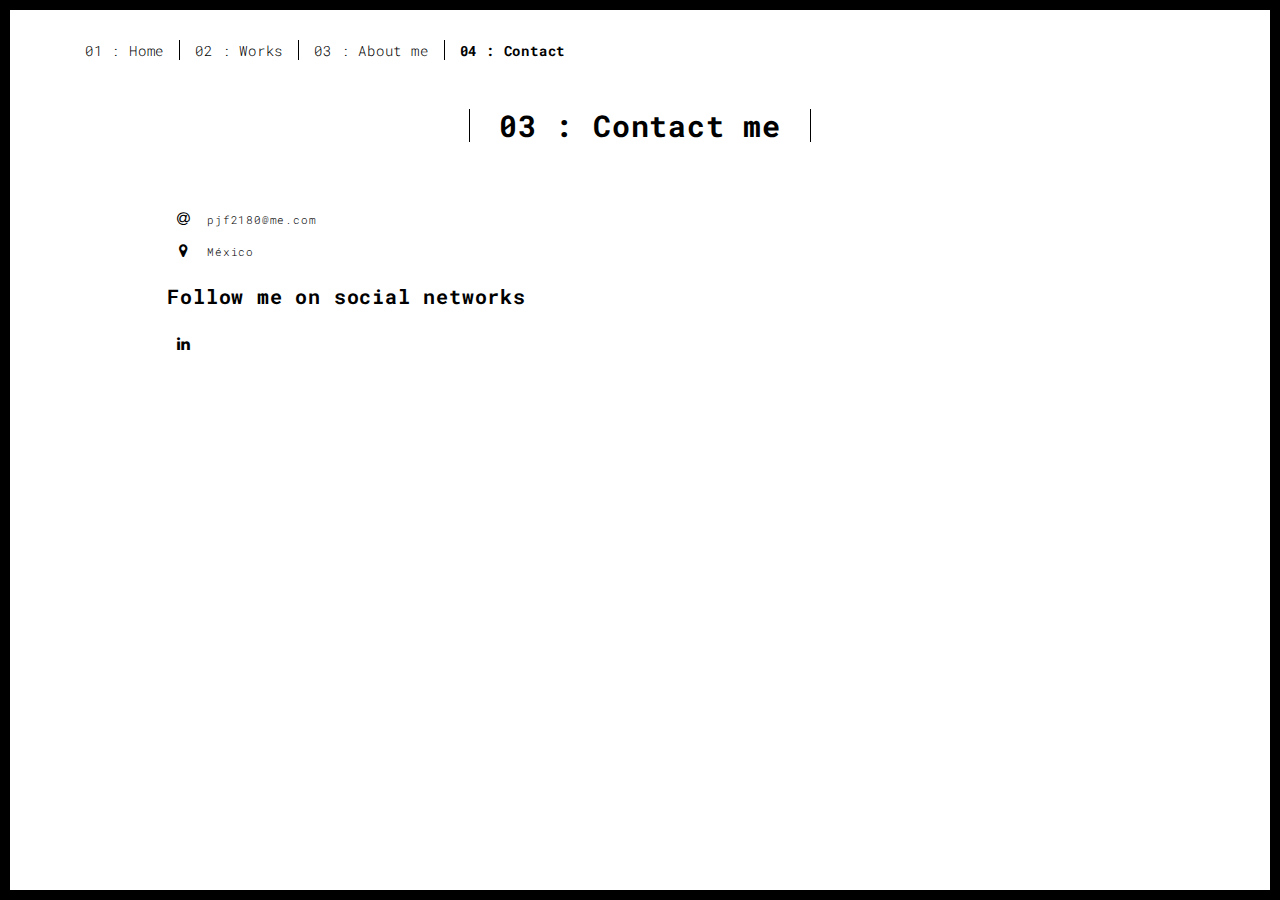
<file: contact.html>
<!DOCTYPE html>
<html lang="en">

<head>
  <meta charset="UTF-8">
  <meta content="IE=edge" http-equiv="X-UA-Compatible">
  <meta content="width=device-width,initial-scale=1" name="viewport">
  <meta content="description" name="description">
  <meta name="google" content="notranslate" />
  <meta content="Mashup templates have been developped by Orson.io team" name="author">

  <!-- Disable tap highlight on IE -->
  <meta name="msapplication-tap-highlight" content="no">
  
  <link rel="apple-touch-icon" sizes="180x180" href="./assets/apple-icon-180x180.png">
  <link href="./assets/favicon.ico" rel="icon">

  <title>Contact me</title>  

<link href="./main.3f6952e4.css" rel="stylesheet"></head>

<body class="">
<div id="site-border-left"></div>
<div id="site-border-right"></div>
<div id="site-border-top"></div>
<div id="site-border-bottom"></div>
 <!-- Add your content of header -->
<header>
  <nav class="navbar  navbar-fixed-top navbar-default">
    <div class="container">
        <button type="button" class="navbar-toggle collapsed" data-toggle="collapse" data-target="#navbar-collapse" aria-expanded="false">
          <span class="sr-only">Toggle navigation</span>
          <span class="icon-bar"></span>
          <span class="icon-bar"></span>
          <span class="icon-bar"></span>
        </button>

      <div class="collapse navbar-collapse" id="navbar-collapse">
        <ul class="nav navbar-nav ">
          <li><a href="./index.html" title="">01 : Home</a></li>
          <li><a href="./works.html" title="">02 : Works</a></li>
          <li><a href="./about.html" title="">03 : About me</a></li>
          <li><a href="./contact.html" title="">04 : Contact</a></li>
        </ul>


      </div> 
    </div>
  </nav>
</header>

<div class="section-container">
    <div class="container">
      <div class="row">
        <div class="col-xs-12">
          <div class="section-container-spacer text-center">
            <h1 class="h2">03 : Contact me</h1>
          </div>
          
          <div class="row">
            <div class="col-md-10 col-md-offset-1">
               <form action="" class="reveal-content">
                  <div class="row">

                    <div class="col-md-5 address-container">
                      <ul class="list-unstyled">
                        <li>
                          <span class="fa-icon">
                            <i class="fa fa-at" aria-hidden="true"></i>
                          </span>
                          pjf2180@me.com
                        </li>
                        <li>
                          <span class="fa-icon">
                            <i class="fa fa fa-map-marker" aria-hidden="true"></i>
                          </span>
                          México
                        </li>
                      </ul>
                      <h3>Follow me on social networks</h3>
                      <a href="https://www.linkedin.com/in/paul-jimenez-676110172/" title="" class="fa-icon">
                        <i class="fa fa-linkedin"></i>
                      </a>

                    </div>
                  </div>
                </form>
            </div>

          </div>
         
       </div>
      </div>
    </div>
  </div>


<footer class="footer-container text-center">
  <div class="container">
    <div class="row">
      
    </div>
  </div>
</footer>

<script>
  document.addEventListener("DOMContentLoaded", function (event) {
     navActivePage();
  });
</script>

<!-- Google Analytics: change UA-XXXXX-X to be your site's ID 

<script>
  (function (i, s, o, g, r, a, m) {
    i['GoogleAnalyticsObject'] = r; i[r] = i[r] || function () {
      (i[r].q = i[r].q || []).push(arguments)
    }, i[r].l = 1 * new Date(); a = s.createElement(o),
      m = s.getElementsByTagName(o)[0]; a.async = 1; a.src = g; m.parentNode.insertBefore(a, m)
  })(window, document, 'script', '//www.google-analytics.com/analytics.js', 'ga');
  ga('create', 'UA-XXXXX-X', 'auto');
  ga('send', 'pageview');
</script>

--> <script type="text/javascript" src="./main.70a66962.js"></script></body>

</html>
</file>
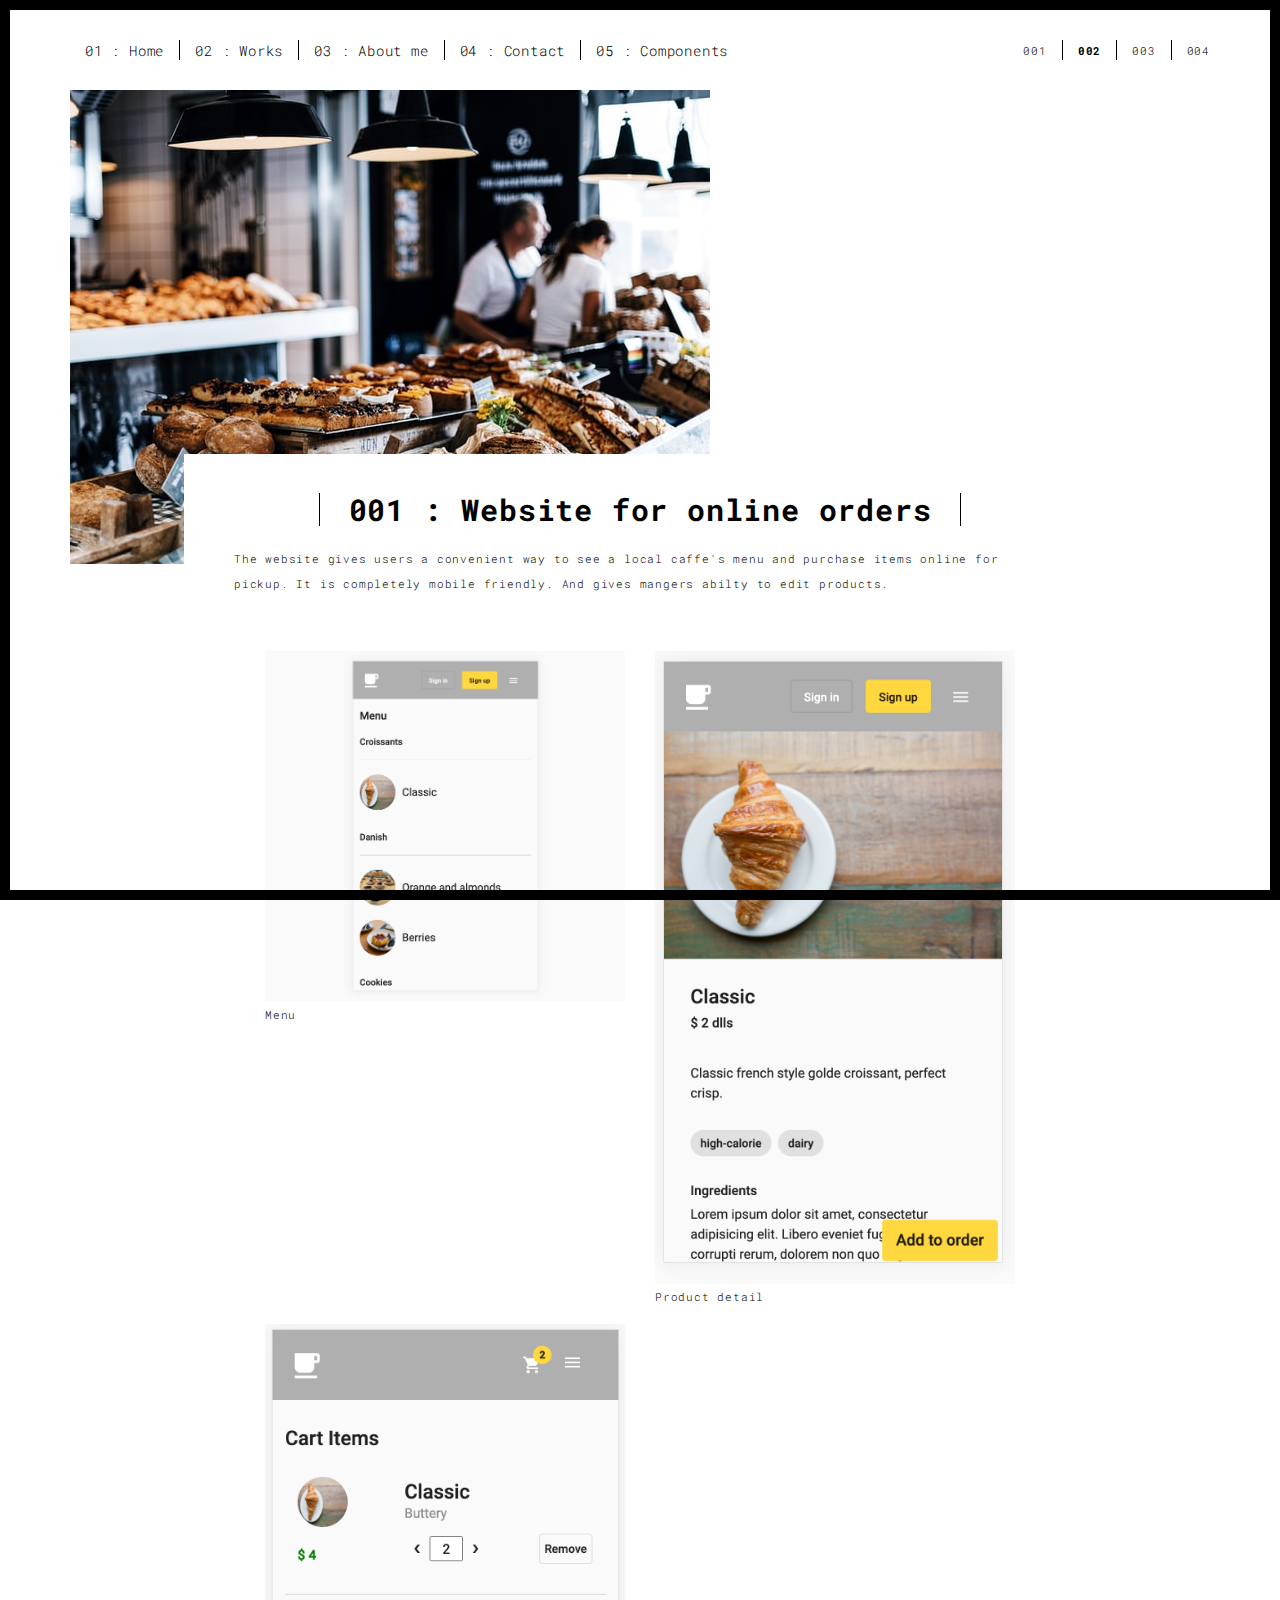
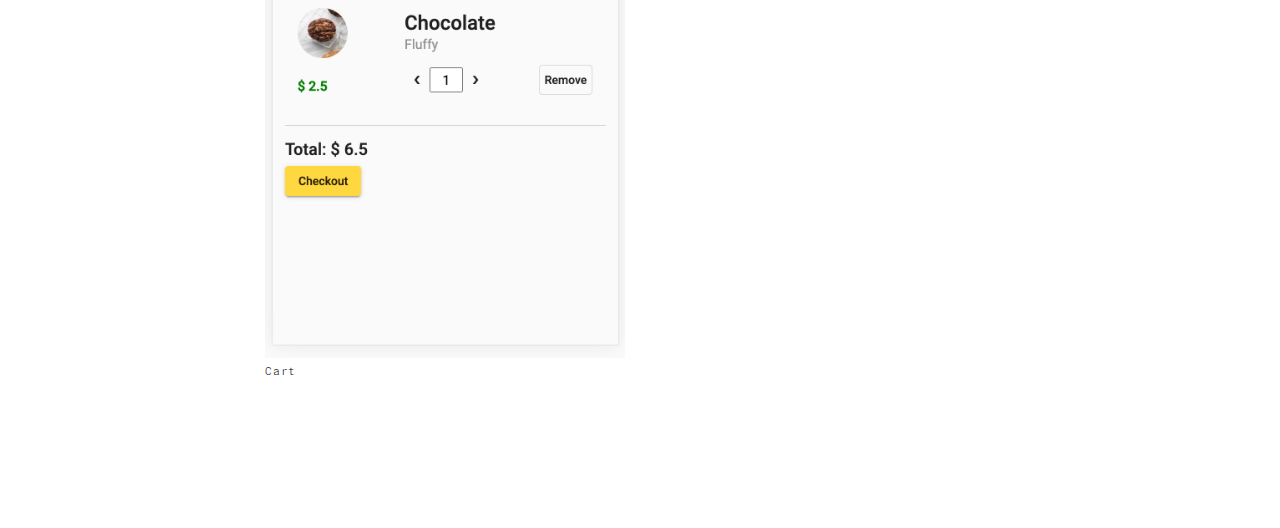
<file: work-caffe.html>
<!DOCTYPE html>
<html lang="en">

<head>
  <meta charset="UTF-8">
  <meta content="IE=edge" http-equiv="X-UA-Compatible">
  <meta content="width=device-width,initial-scale=1" name="viewport">
  <meta content="description" name="description">
  <meta name="google" content="notranslate" />
  <meta content="Mashup templates have been developped by Orson.io team" name="author">

  <!-- Disable tap highlight on IE -->
  <meta name="msapplication-tap-highlight" content="no">
  
  <link rel="apple-touch-icon" sizes="180x180" href="./assets/apple-icon-180x180.png">
  <link href="./assets/favicon.ico" rel="icon">

  <title>Title page</title>  

<link href="./main.3f6952e4.css" rel="stylesheet"></head>

<body class="">
<div id="site-border-left"></div>
<div id="site-border-right"></div>
<div id="site-border-top"></div>
<div id="site-border-bottom"></div>
<!-- Add your content of header -->
<header>
  <nav class="navbar  navbar-fixed-top navbar-default">
    <div class="container">
        <button type="button" class="navbar-toggle collapsed" data-toggle="collapse" data-target="#navbar-collapse" aria-expanded="false">
          <span class="sr-only">Toggle navigation</span>
          <span class="icon-bar"></span>
          <span class="icon-bar"></span>
          <span class="icon-bar"></span>
        </button>

      <div class="collapse navbar-collapse" id="navbar-collapse">
        <ul class="nav navbar-nav ">
          <li><a href="./index.html" title="">01 : Home</a></li>
          <li><a href="./works.html" title="">02 : Works</a></li>
          <li><a href="./about.html" title="">03 : About me</a></li>
          <li><a href="./contact.html" title="">04 : Contact</a></li>
          <li><a href="./components.html" title="">05 : Components</a></li>
        </ul>

          <ul class="nav navbar-nav navbar-right navbar-small visible-md visible-lg">
            <li><a href="./work-crown.html" title="" >001</a></li>
            <li><a href="./work-caffe.html" title="">002</a></li>
            <li><a href="#" title="">003</a></li>
            <li><a href="#" title="">004</a></li>
          </ul>


      </div> 
    </div>
  </nav>
</header>
<div class="section-container">
  <div class="container">
    <div class="row">
      <div class="col-xs-12">
        <img src="./assets/images/bakery.png" class="img-responsive" alt="">
        <div class="card-container">
          <div class="text-center">
            <h1 class="h2">001 : Website for online orders</h1>
          </div>
          <p>The website gives users a convenient way to see a local caffe's menu and purchase items online for pickup. 
              It is completely mobile friendly. And gives mangers abilty to edit products.</p>
        </div>
      </div>

      
      
      <div class="col-md-8 col-md-offset-2 section-container-spacer">
        <div class="row">
          <div class="col-xs-12 col-md-6">
            <img src="./assets/images/caffe-menu.png" class="img-responsive" alt="">
            <p>Menu</p>
          </div>
          <div class="col-xs-12 col-md-6">
            <img src="./assets/images/caffe-product.png" class="img-responsive" alt="">
            <p>Product detail</p>
          </div>
          <div class="col-xs-12 col-md-6">
            <img src="./assets/images/caffe-cart.png" class="img-responsive" alt="">
            <p>Cart</p>
          </div>
        </div>
      </div>

    </div>
  </div>
</div>


<footer class="footer-container text-center">
  <div class="container">
    <div class="row">
     
    </div>
  </div>
</footer>

<script>
  document.addEventListener("DOMContentLoaded", function (event) {
     navActivePage();
  });
</script>

<!-- Google Analytics: change UA-XXXXX-X to be your site's ID 

<script>
  (function (i, s, o, g, r, a, m) {
    i['GoogleAnalyticsObject'] = r; i[r] = i[r] || function () {
      (i[r].q = i[r].q || []).push(arguments)
    }, i[r].l = 1 * new Date(); a = s.createElement(o),
      m = s.getElementsByTagName(o)[0]; a.async = 1; a.src = g; m.parentNode.insertBefore(a, m)
  })(window, document, 'script', '//www.google-analytics.com/analytics.js', 'ga');
  ga('create', 'UA-XXXXX-X', 'auto');
  ga('send', 'pageview');
</script>

--> <script type="text/javascript" src="./main.70a66962.js"></script></body>

</html>
</file>
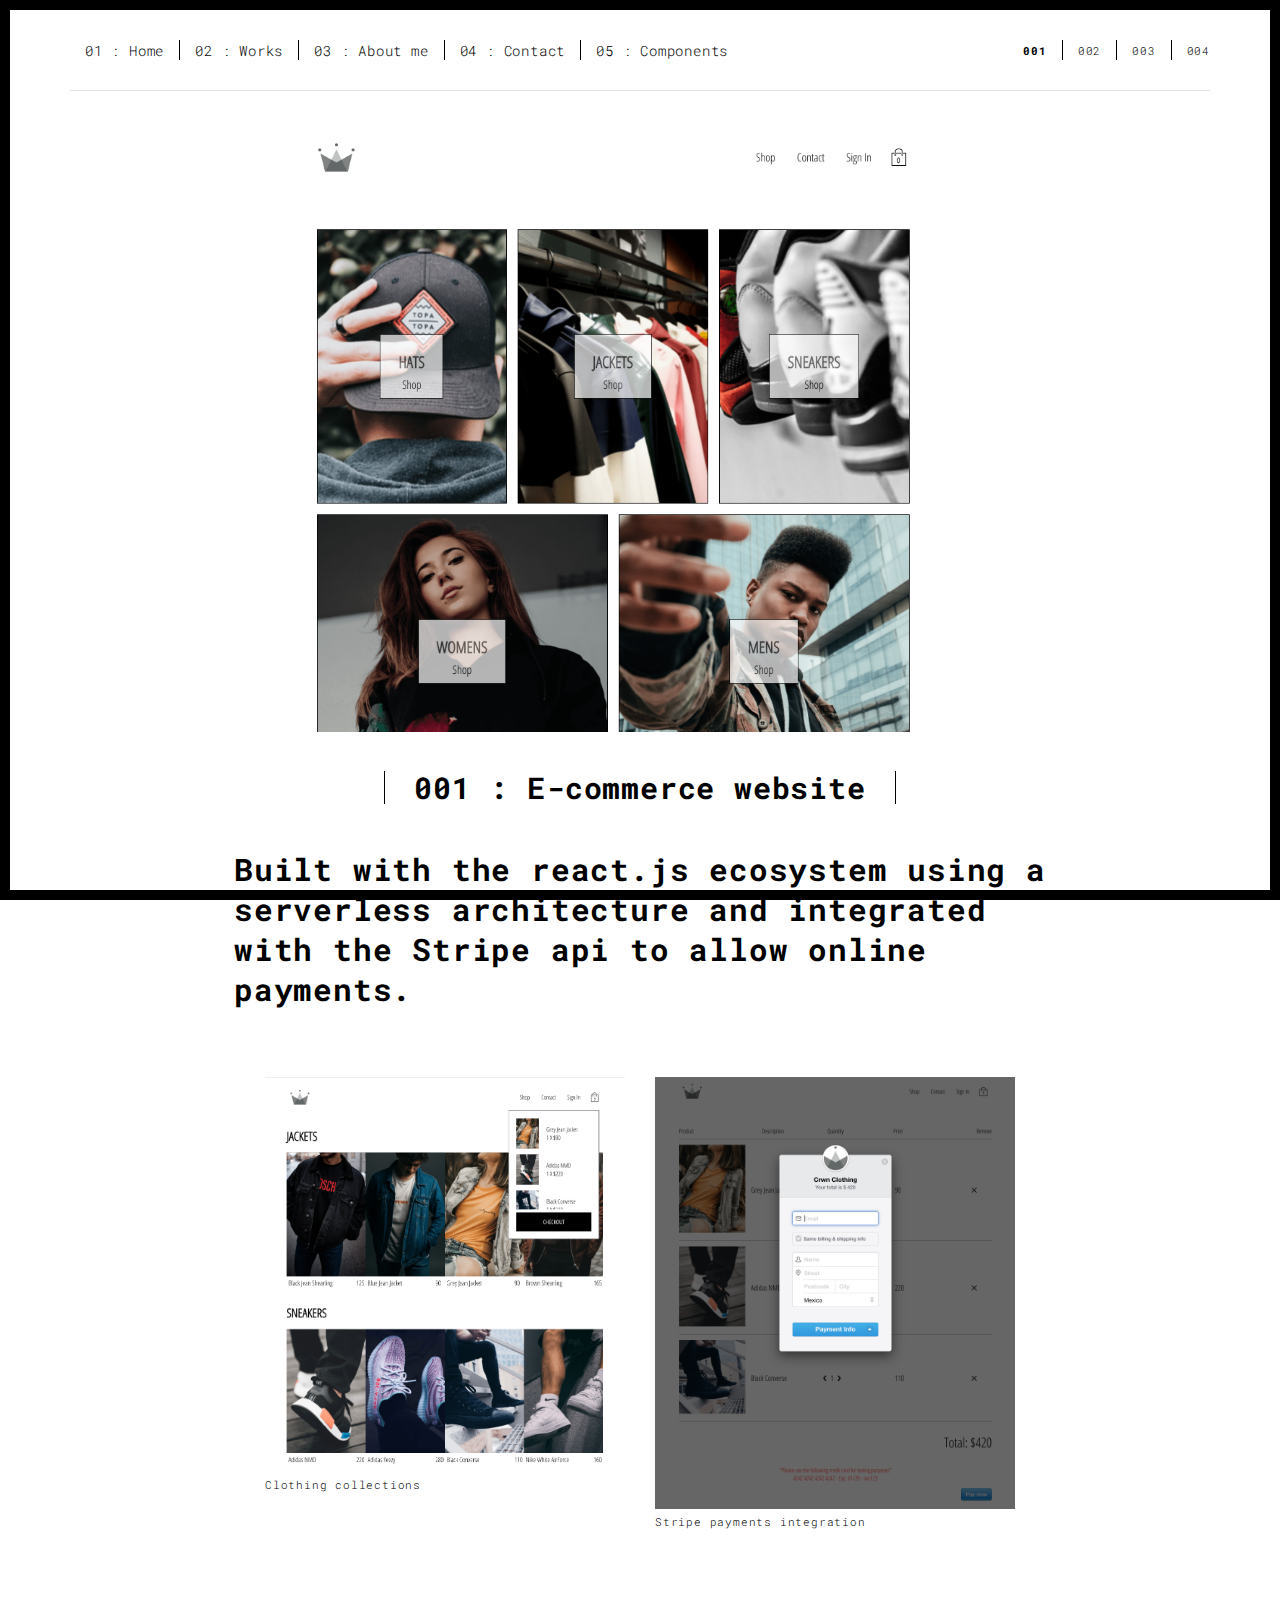
<file: work-crown.html>
<!DOCTYPE html>
<html lang="en">

<head>
  <meta charset="UTF-8">
  <meta content="IE=edge" http-equiv="X-UA-Compatible">
  <meta content="width=device-width,initial-scale=1" name="viewport">
  <meta content="description" name="description">
  <meta name="google" content="notranslate" />
  <meta content="Mashup templates have been developped by Orson.io team" name="author">

  <!-- Disable tap highlight on IE -->
  <meta name="msapplication-tap-highlight" content="no">

  <link rel="apple-touch-icon" sizes="180x180" href="./assets/apple-icon-180x180.png">
  <link href="./assets/favicon.ico" rel="icon">

  <title>Title page</title>

  <link href="./main.3f6952e4.css" rel="stylesheet">
</head>

<body class="">
  <div id="site-border-left"></div>
  <div id="site-border-right"></div>
  <div id="site-border-top"></div>
  <div id="site-border-bottom"></div>
  <!-- Add your content of header -->
  <header>
    <nav class="navbar  navbar-fixed-top navbar-default">
      <div class="container">
        <button type="button" class="navbar-toggle collapsed" data-toggle="collapse" data-target="#navbar-collapse"
          aria-expanded="false">
          <span class="sr-only">Toggle navigation</span>
          <span class="icon-bar"></span>
          <span class="icon-bar"></span>
          <span class="icon-bar"></span>
        </button>

        <div class="collapse navbar-collapse" id="navbar-collapse">
          <ul class="nav navbar-nav ">
            <li><a href="./index.html" title="">01 : Home</a></li>
            <li><a href="./works.html" title="">02 : Works</a></li>
            <li><a href="./about.html" title="">03 : About me</a></li>
            <li><a href="./contact.html" title="">04 : Contact</a></li>
            <li><a href="./components.html" title="">05 : Components</a></li>
          </ul>
          
          <ul class="nav navbar-nav navbar-right navbar-small visible-md visible-lg">
            <li><a href="./work-crown.html" title="" >001</a></li>
            <li><a href="./work-caffe.html" title="">002</a></li>
            <li><a href="#" title="">003</a></li>
            <li><a href="#" title="">004</a></li>
          </ul>

        </div>
      </div>
    </nav>
  </header>
  <div class="section-container">
    <div class="container">
      <div class="row">
        <div class="col-xs-12">
          <img src="./assets/images/crwn-clothing.png" class="img-responsive" alt="">
          <div class="card-container">
            <div class="text-center">
              <h1 class="h2">001 : E-commerce website</h1>
            </div>
            <p></p>

            <blockquote>
              <p>Built with the react.js ecosystem using a serverless
                architecture and integrated with the Stripe api to allow online payments.</p>
            </blockquote>
          </div>
        </div>



        <div class="col-md-8 col-md-offset-2 section-container-spacer">
          <div class="row">
            <div class="col-xs-12 col-md-6">
              <img src="./assets/images/crown-cart-dropdown.png" class="img-responsive" alt="">
              <p>Clothing collections</p>
            </div>
            <div class="col-xs-12 col-md-6">
              <img src="./assets/images/crown-payment.png" class="img-responsive" alt="">
              <p>Stripe payments integration</p>
            </div>
          </div>
        </div>

      </div>
    </div>
  </div>


  <footer class="footer-container text-center">
    <div class="container">
      <div class="row">
        <div class="col-xs-12">
          
        </div>
      </div>
    </div>
  </footer>

  <script>
    document.addEventListener("DOMContentLoaded", function (event) {
      navActivePage();
    });
  </script>

  <!-- Google Analytics: change UA-XXXXX-X to be your site's ID 

<script>
  (function (i, s, o, g, r, a, m) {
    i['GoogleAnalyticsObject'] = r; i[r] = i[r] || function () {
      (i[r].q = i[r].q || []).push(arguments)
    }, i[r].l = 1 * new Date(); a = s.createElement(o),
      m = s.getElementsByTagName(o)[0]; a.async = 1; a.src = g; m.parentNode.insertBefore(a, m)
  })(window, document, 'script', '//www.google-analytics.com/analytics.js', 'ga');
  ga('create', 'UA-XXXXX-X', 'auto');
  ga('send', 'pageview');
</script>

-->
  <script type="text/javascript" src="./main.70a66962.js"></script>
</body>

</html>
</file>
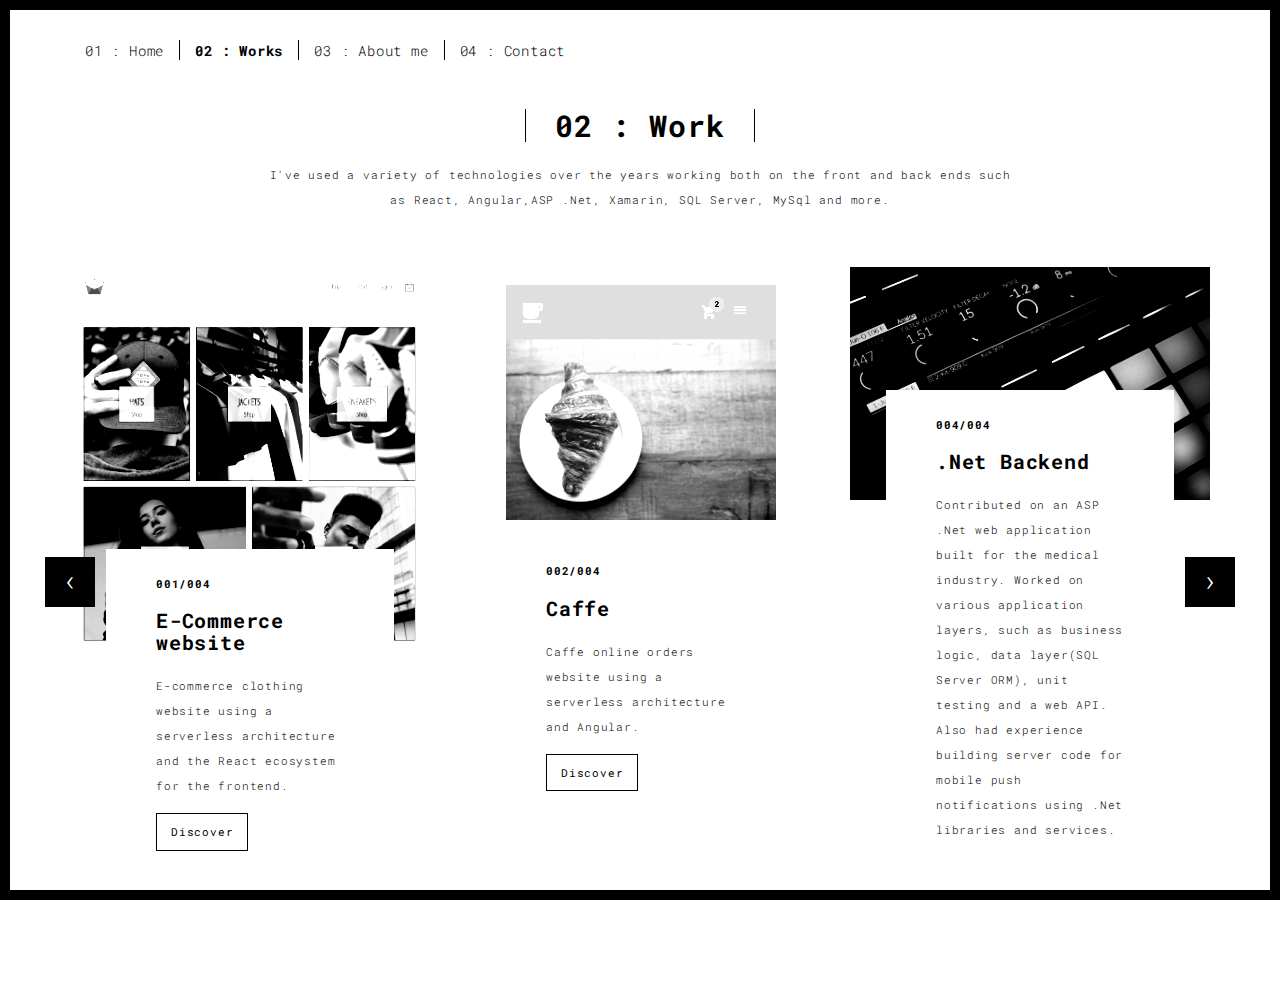
<file: works.html>
<!DOCTYPE html>
<html lang="en">

<head>
  <meta charset="UTF-8">
  <meta content="IE=edge" http-equiv="X-UA-Compatible">
  <meta content="width=device-width,initial-scale=1" name="viewport">
  <meta content="description" name="description">
  <meta name="google" content="notranslate" />
  <meta content="Mashup templates have been developped by Orson.io team" name="author">

  <!-- Disable tap highlight on IE -->
  <meta name="msapplication-tap-highlight" content="no">
  
  <link rel="apple-touch-icon" sizes="180x180" href="./assets/apple-icon-180x180.png">
  <link href="./assets/favicon.ico" rel="icon">

  <title>Work</title>  

<link href="./main.3f6952e4.css" rel="stylesheet"></head>

<body class="">
<div id="site-border-left"></div>
<div id="site-border-right"></div>
<div id="site-border-top"></div>
<div id="site-border-bottom"></div>
 <!-- Add your content of header -->
<header>
  <nav class="navbar  navbar-fixed-top navbar-default">
    <div class="container">
        <button type="button" class="navbar-toggle collapsed" data-toggle="collapse" data-target="#navbar-collapse" aria-expanded="false">
          <span class="sr-only">Toggle navigation</span>
          <span class="icon-bar"></span>
          <span class="icon-bar"></span>
          <span class="icon-bar"></span>
        </button>

      <div class="collapse navbar-collapse" id="navbar-collapse">
        <ul class="nav navbar-nav ">
          <li><a href="./index.html" title="">01 : Home</a></li>
          <li><a href="./works.html" title="">02 : Works</a></li>
          <li><a href="./about.html" title="">03 : About me</a></li>
          <li><a href="./contact.html" title="">04 : Contact</a></li>
        </ul>
      </div> 
    </div>
  </nav>
</header>

<div class="section-container">
  <div class="container">
    <div class="row">
      
      <div class="col-sm-8 col-sm-offset-2 section-container-spacer">
        <div class="text-center">
          <h1 class="h2">02 : Work</h1>
          <p>I've used a variety of technologies over the years working both on the front and back ends such as React, Angular,ASP .Net, Xamarin, SQL Server, MySql and more.</p>
        </div>
      </div>

      <div class="col-md-12">
     
      <div id="myCarousel" class="carousel slide projects-carousel">
        <!-- Carousel items -->
        <div class="carousel-inner">
            <div class="item active">
                <div class="row">
                    <div class="col-sm-4">
                      <a href="./work-crown.html" title="" class="black-image-project-hover">
                        <img src="./assets/images/crown-preview.png" alt="" class="img-responsive">
                      </a>
                      <div class="card-container card-container-lg">
                        <h4>001/004</h4>
                        <h3>E-Commerce website</h3>
                        <p>E-commerce clothing website using a serverless architecture and the React ecosystem for the frontend.</p>
                        <a href="./work-crown.html" title="" class="btn btn-default">Discover</a>
                      </div>
                    </div>
                    <div class="col-sm-4">
                      <a href="./work-caffe.html" title="" class="black-image-project-hover">
                        <img src="./assets/images/caffe-preview.png" alt="" class="img-responsive">
                      </a>
                      <div class="card-container card-container-lg">
                        <h4>002/004</h4>
                        <h3>Caffe</h3>
                        <p>Caffe online orders website using a serverless architecture and Angular.</p>
                        <a href="./work-caffe.html" title="" class="btn btn-default">Discover</a>
                      </div>
                    </div>
                    <div class="col-sm-4">
                      <a href="./work.html" class="black-image-project-hover">
                        <img src="./assets/images/work02-hover.jpg" alt="Image" class="img-responsive">
                      </a>
                      <div class="card-container">
                        <h4>004/004</h4>
                        <h3>.Net Backend</h3>
                        <p>Contributed on an ASP .Net web application built for the medical industry. 
                          Worked on various application layers, such as business logic, data layer(SQL Server ORM), unit testing and a web API.
                           Also had experience building server code for mobile push notifications using .Net libraries and services.</p>
                      </div>
                    </div>
                    
                    
                </div>
                <!--/row-->
            </div>
            <!--/item-->
            <div class="item">
                <div class="row">

                  <div class="col-sm-4">
                    <a href="./work.html" title="" class="black-image-project-hover">
                      <img src="./assets/images/survey-preview.png" alt="" class="img-responsive">
                    </a>
                    <div class="card-container card-container-lg">
                      <h4>003/004</h4>
                      <h3>Testing Website</h3>
                      <p>A company needing to do some evaluations to their employees. 
                        Giving administrative users valuable insights about workers mental health.</p>
                      <!-- <a href="./work.html" title="" class="btn btn-default">Discover</a> -->
                    </div>
                  </div>
                  
                    
                </div>
                <!--/row-->
            </div>
            
            <!--/item-->
        </div>
        <!--/carousel-inner--> 
        <a class="left carousel-control" href="#myCarousel" data-slide="prev">‹</a>

        <a class="right carousel-control" href="#myCarousel" data-slide="next">›</a>
     </div>



    <!--/myCarousel-->
    </div>



    </div>
  </div>
</div>


<footer class="footer-container text-center">
  <div class="container">
    <div class="row">
      
    </div>
  </div>
</footer>

<script>
  document.addEventListener("DOMContentLoaded", function (event) {
     navActivePage();
  });
</script>

<!-- Google Analytics: change UA-XXXXX-X to be your site's ID 

<script>
  (function (i, s, o, g, r, a, m) {
    i['GoogleAnalyticsObject'] = r; i[r] = i[r] || function () {
      (i[r].q = i[r].q || []).push(arguments)
    }, i[r].l = 1 * new Date(); a = s.createElement(o),
      m = s.getElementsByTagName(o)[0]; a.async = 1; a.src = g; m.parentNode.insertBefore(a, m)
  })(window, document, 'script', '//www.google-analytics.com/analytics.js', 'ga');
  ga('create', 'UA-XXXXX-X', 'auto');
  ga('send', 'pageview');
</script>

--> <script type="text/javascript" src="./main.70a66962.js"></script></body>

</html>
</file>
<file: main.3f6952e4.css>
@import url(https://fonts.googleapis.com/css?family=Roboto:900|Roboto+Mono:300,400,700);@import url(https://maxcdn.bootstrapcdn.com/font-awesome/4.7.0/css/font-awesome.min.css);/*!
 * Bootstrap v3.3.7 (http://getbootstrap.com)
 * Copyright 2011-2016 Twitter, Inc.
 * Licensed under MIT (https://github.com/twbs/bootstrap/blob/master/LICENSE)
 */
/*! normalize.css v3.0.3 | MIT License | github.com/necolas/normalize.css */html{font-family:sans-serif;-ms-text-size-adjust:100%;-webkit-text-size-adjust:100%}body{margin:0}article,aside,details,figcaption,figure,footer,header,hgroup,main,menu,nav,section,summary{display:block}audio,canvas,progress,video{display:inline-block;vertical-align:baseline}audio:not([controls]){display:none;height:0}[hidden],template{display:none}a{background-color:transparent}a:active,a:hover{outline:0}abbr[title]{border-bottom:1px dotted}b,strong{font-weight:700}dfn{font-style:italic}h1{font-size:2em;margin:.67em 0}mark{background:#ff0;color:#000}small{font-size:80%}sub,sup{font-size:75%;line-height:0;position:relative;vertical-align:baseline}sup{top:-.5em}sub{bottom:-.25em}img{border:0}svg:not(:root){overflow:hidden}figure{margin:1em 40px}hr{box-sizing:content-box;height:0}pre{overflow:auto}code,kbd,pre,samp{font-family:monospace,monospace;font-size:1em}button,input,optgroup,select,textarea{color:inherit;font:inherit;margin:0}button{overflow:visible}button,select{text-transform:none}button,html input[type=button],input[type=reset],input[type=submit]{-webkit-appearance:button;cursor:pointer}button[disabled],html input[disabled]{cursor:default}button::-moz-focus-inner,input::-moz-focus-inner{border:0;padding:0}input{line-height:normal}input[type=checkbox],input[type=radio]{box-sizing:border-box;padding:0}input[type=number]::-webkit-inner-spin-button,input[type=number]::-webkit-outer-spin-button{height:auto}input[type=search]{-webkit-appearance:textfield;box-sizing:content-box}input[type=search]::-webkit-search-cancel-button,input[type=search]::-webkit-search-decoration{-webkit-appearance:none}fieldset{border:1px solid silver;margin:0 2px;padding:.35em .625em .75em}textarea{overflow:auto}optgroup{font-weight:700}table{border-collapse:collapse;border-spacing:0}td,th{padding:0}

/*! Source: https://github.com/h5bp/html5-boilerplate/blob/master/src/css/main.css */@media print{*,:after,:before{background:transparent!important;color:#000!important;box-shadow:none!important;text-shadow:none!important}a,a:visited{text-decoration:underline}a[href]:after{content:" (" attr(href) ")"}abbr[title]:after{content:" (" attr(title) ")"}a[href^="#"]:after,a[href^="javascript:"]:after{content:""}blockquote,pre{border:1px solid #999;page-break-inside:avoid}thead{display:table-header-group}img,tr{page-break-inside:avoid}img{max-width:100%!important}h2,h3,p{orphans:3;widows:3}h2,h3{page-break-after:avoid}.navbar{display:none}.btn>.caret,.dropup>.btn>.caret{border-top-color:#000!important}.label{border:1px solid #000}.table{border-collapse:collapse!important}.table td,.table th{background-color:#fff!important}.table-bordered td,.table-bordered th{border:1px solid #ddd!important}}*,:after,:before{-webkit-box-sizing:border-box;-moz-box-sizing:border-box;box-sizing:border-box}html{font-size:10px;-webkit-tap-highlight-color:transparent}body{font-family:Roboto Mono,Helvetica,Arial,sans-serif;font-size:11px;line-height:1.78;color:#000;background-color:#fff}button,input,select,textarea{font-family:inherit;font-size:inherit;line-height:inherit}a{color:#001aff;text-decoration:none}a:focus,a:hover{color:#0012b3;text-decoration:underline}a:focus{outline:5px auto -webkit-focus-ring-color;outline-offset:-2px}figure{margin:0}img{vertical-align:middle}.img-responsive{display:block;max-width:100%;height:auto}.img-rounded{border-radius:0}.img-thumbnail{padding:4px;line-height:1.78;background-color:#fff;border:1px solid #ddd;border-radius:0;-webkit-transition:all .2s ease-in-out;-o-transition:all .2s ease-in-out;transition:all .2s ease-in-out;display:inline-block;max-width:100%;height:auto}.img-circle{border-radius:50%}hr{margin-top:19px;margin-bottom:19px;border:0;border-top:1px solid #eee}.sr-only{position:absolute;width:1px;height:1px;margin:-1px;padding:0;overflow:hidden;clip:rect(0,0,0,0);border:0}.sr-only-focusable:active,.sr-only-focusable:focus{position:static;width:auto;height:auto;margin:0;overflow:visible;clip:auto}[role=button]{cursor:pointer}.h1,.h2,.h3,.h4,.h5,.h6,h1,h2,h3,h4,h5,h6{font-family:Roboto Mono,Helvetica,Arial,sans-serif;font-weight:700;line-height:1.1;color:#000}.h1 .small,.h1 small,.h2 .small,.h2 small,.h3 .small,.h3 small,.h4 .small,.h4 small,.h5 .small,.h5 small,.h6 .small,.h6 small,h1 .small,h1 small,h2 .small,h2 small,h3 .small,h3 small,h4 .small,h4 small,h5 .small,h5 small,h6 .small,h6 small{font-weight:400;line-height:1;color:#777}.h1,.h2,.h3,h1,h2,h3{margin-top:19px;margin-bottom:9.5px}.h1 .small,.h1 small,.h2 .small,.h2 small,.h3 .small,.h3 small,h1 .small,h1 small,h2 .small,h2 small,h3 .small,h3 small{font-size:65%}.h4,.h5,.h6,h4,h5,h6{margin-top:9.5px;margin-bottom:9.5px}.h4 .small,.h4 small,.h5 .small,.h5 small,.h6 .small,.h6 small,h4 .small,h4 small,h5 .small,h5 small,h6 .small,h6 small{font-size:75%}.h1,h1{font-size:70px}.h2,h2{font-size:30px}.h3,h3{font-size:20px}.h4,.h5,h4,h5{font-size:11px}.h6,h6{font-size:10px}p{margin:0 0 9.5px}.lead{margin-bottom:19px;font-size:12px;font-weight:300;line-height:1.4}@media (min-width:768px){.lead{font-size:16.5px}}.small,small{font-size:90%}.mark,mark{background-color:#fcf8e3;padding:.2em}.text-left{text-align:left}.text-right{text-align:right}.text-center{text-align:center}.text-justify{text-align:justify}.text-nowrap{white-space:nowrap}.text-lowercase{text-transform:lowercase}.initialism,.text-uppercase{text-transform:uppercase}.text-capitalize{text-transform:capitalize}.text-muted{color:#777}.text-primary{color:#001aff}a.text-primary:focus,a.text-primary:hover{color:#0015cc}.text-success{color:#fff}a.text-success:focus,a.text-success:hover{color:#e6e6e6}.text-info{color:#31708f}a.text-info:focus,a.text-info:hover{color:#245269}.text-warning{color:#8a6d3b}a.text-warning:focus,a.text-warning:hover{color:#66512c}.text-danger{color:#fff}a.text-danger:focus,a.text-danger:hover{color:#e6e6e6}.bg-primary{color:#fff;background-color:#001aff}a.bg-primary:focus,a.bg-primary:hover{background-color:#0015cc}.bg-success,a.bg-success:focus,a.bg-success:hover{background-color:#000}.bg-info{background-color:#d9edf7}a.bg-info:focus,a.bg-info:hover{background-color:#afd9ee}.bg-warning{background-color:#fcf8e3}a.bg-warning:focus,a.bg-warning:hover{background-color:#f7ecb5}.bg-danger{background-color:red}a.bg-danger:focus,a.bg-danger:hover{background-color:#c00}.page-header{padding-bottom:8.5px;margin:38px 0 19px;border-bottom:1px solid #eee}ol,ul{margin-top:0;margin-bottom:9.5px}ol ol,ol ul,ul ol,ul ul{margin-bottom:0}.list-inline,.list-unstyled{padding-left:0;list-style:none}.list-inline{margin-left:-5px}.list-inline>li{display:inline-block;padding-left:5px;padding-right:5px}dl{margin-top:0;margin-bottom:19px}dd,dt{line-height:1.78}dt{font-weight:700}dd{margin-left:0}.dl-horizontal dd:after,.dl-horizontal dd:before{content:" ";display:table}.dl-horizontal dd:after{clear:both}@media (min-width:768px){.dl-horizontal dt{float:left;width:160px;clear:left;text-align:right;overflow:hidden;text-overflow:ellipsis;white-space:nowrap}.dl-horizontal dd{margin-left:180px}}abbr[data-original-title],abbr[title]{cursor:help;border-bottom:1px dotted #777}.initialism{font-size:90%}blockquote{padding:9.5px 19px;margin:0 0 19px;font-size:13.75px;border-left:5px solid #eee}blockquote ol:last-child,blockquote p:last-child,blockquote ul:last-child{margin-bottom:0}blockquote .small,blockquote footer,blockquote small{display:block;font-size:80%;line-height:1.78;color:#777}blockquote .small:before,blockquote footer:before,blockquote small:before{content:"\2014   \A0"}.blockquote-reverse,blockquote.pull-right{padding-right:15px;padding-left:0;border-right:5px solid #eee;border-left:0;text-align:right}.blockquote-reverse .small:before,.blockquote-reverse footer:before,.blockquote-reverse small:before,blockquote.pull-right .small:before,blockquote.pull-right footer:before,blockquote.pull-right small:before{content:""}.blockquote-reverse .small:after,.blockquote-reverse footer:after,.blockquote-reverse small:after,blockquote.pull-right .small:after,blockquote.pull-right footer:after,blockquote.pull-right small:after{content:"\A0   \2014"}address{margin-bottom:19px;font-style:normal;line-height:1.78}code,kbd,pre,samp{font-family:Menlo,Monaco,Consolas,Courier New,monospace}code{color:#c7254e;background-color:#f9f2f4}code,kbd{padding:2px 4px;font-size:90%;border-radius:0}kbd{color:#fff;background-color:#333;box-shadow:inset 0 -1px 0 rgba(0,0,0,.25)}kbd kbd{padding:0;font-size:100%;font-weight:700;box-shadow:none}pre{display:block;padding:9px;margin:0 0 9.5px;font-size:10px;line-height:1.78;word-break:break-all;word-wrap:break-word;color:#333;background-color:#f5f5f5;border:1px solid #ccc;border-radius:0}pre code{padding:0;font-size:inherit;color:inherit;white-space:pre-wrap;background-color:transparent;border-radius:0}.pre-scrollable{max-height:340px;overflow-y:scroll}.container{margin-right:auto;margin-left:auto;padding-left:15px;padding-right:15px}.container:after,.container:before{content:" ";display:table}.container:after{clear:both}@media (min-width:768px){.container{width:750px}}@media (min-width:992px){.container{width:970px}}@media (min-width:1200px){.container{width:1170px}}.container-fluid{margin-right:auto;margin-left:auto;padding-left:15px;padding-right:15px}.container-fluid:after,.container-fluid:before{content:" ";display:table}.container-fluid:after{clear:both}.row{margin-left:-15px;margin-right:-15px}.row:after,.row:before{content:" ";display:table}.row:after{clear:both}.col-lg-1,.col-lg-2,.col-lg-3,.col-lg-4,.col-lg-5,.col-lg-6,.col-lg-7,.col-lg-8,.col-lg-9,.col-lg-10,.col-lg-11,.col-lg-12,.col-md-1,.col-md-2,.col-md-3,.col-md-4,.col-md-5,.col-md-6,.col-md-7,.col-md-8,.col-md-9,.col-md-10,.col-md-11,.col-md-12,.col-sm-1,.col-sm-2,.col-sm-3,.col-sm-4,.col-sm-5,.col-sm-6,.col-sm-7,.col-sm-8,.col-sm-9,.col-sm-10,.col-sm-11,.col-sm-12,.col-xs-1,.col-xs-2,.col-xs-3,.col-xs-4,.col-xs-5,.col-xs-6,.col-xs-7,.col-xs-8,.col-xs-9,.col-xs-10,.col-xs-11,.col-xs-12{position:relative;min-height:1px;padding-left:15px;padding-right:15px}.col-xs-1,.col-xs-2,.col-xs-3,.col-xs-4,.col-xs-5,.col-xs-6,.col-xs-7,.col-xs-8,.col-xs-9,.col-xs-10,.col-xs-11,.col-xs-12{float:left}.col-xs-1{width:8.33333%}.col-xs-2{width:16.66667%}.col-xs-3{width:25%}.col-xs-4{width:33.33333%}.col-xs-5{width:41.66667%}.col-xs-6{width:50%}.col-xs-7{width:58.33333%}.col-xs-8{width:66.66667%}.col-xs-9{width:75%}.col-xs-10{width:83.33333%}.col-xs-11{width:91.66667%}.col-xs-12{width:100%}.col-xs-pull-0{right:auto}.col-xs-pull-1{right:8.33333%}.col-xs-pull-2{right:16.66667%}.col-xs-pull-3{right:25%}.col-xs-pull-4{right:33.33333%}.col-xs-pull-5{right:41.66667%}.col-xs-pull-6{right:50%}.col-xs-pull-7{right:58.33333%}.col-xs-pull-8{right:66.66667%}.col-xs-pull-9{right:75%}.col-xs-pull-10{right:83.33333%}.col-xs-pull-11{right:91.66667%}.col-xs-pull-12{right:100%}.col-xs-push-0{left:auto}.col-xs-push-1{left:8.33333%}.col-xs-push-2{left:16.66667%}.col-xs-push-3{left:25%}.col-xs-push-4{left:33.33333%}.col-xs-push-5{left:41.66667%}.col-xs-push-6{left:50%}.col-xs-push-7{left:58.33333%}.col-xs-push-8{left:66.66667%}.col-xs-push-9{left:75%}.col-xs-push-10{left:83.33333%}.col-xs-push-11{left:91.66667%}.col-xs-push-12{left:100%}.col-xs-offset-0{margin-left:0}.col-xs-offset-1{margin-left:8.33333%}.col-xs-offset-2{margin-left:16.66667%}.col-xs-offset-3{margin-left:25%}.col-xs-offset-4{margin-left:33.33333%}.col-xs-offset-5{margin-left:41.66667%}.col-xs-offset-6{margin-left:50%}.col-xs-offset-7{margin-left:58.33333%}.col-xs-offset-8{margin-left:66.66667%}.col-xs-offset-9{margin-left:75%}.col-xs-offset-10{margin-left:83.33333%}.col-xs-offset-11{margin-left:91.66667%}.col-xs-offset-12{margin-left:100%}@media (min-width:768px){.col-sm-1,.col-sm-2,.col-sm-3,.col-sm-4,.col-sm-5,.col-sm-6,.col-sm-7,.col-sm-8,.col-sm-9,.col-sm-10,.col-sm-11,.col-sm-12{float:left}.col-sm-1{width:8.33333%}.col-sm-2{width:16.66667%}.col-sm-3{width:25%}.col-sm-4{width:33.33333%}.col-sm-5{width:41.66667%}.col-sm-6{width:50%}.col-sm-7{width:58.33333%}.col-sm-8{width:66.66667%}.col-sm-9{width:75%}.col-sm-10{width:83.33333%}.col-sm-11{width:91.66667%}.col-sm-12{width:100%}.col-sm-pull-0{right:auto}.col-sm-pull-1{right:8.33333%}.col-sm-pull-2{right:16.66667%}.col-sm-pull-3{right:25%}.col-sm-pull-4{right:33.33333%}.col-sm-pull-5{right:41.66667%}.col-sm-pull-6{right:50%}.col-sm-pull-7{right:58.33333%}.col-sm-pull-8{right:66.66667%}.col-sm-pull-9{right:75%}.col-sm-pull-10{right:83.33333%}.col-sm-pull-11{right:91.66667%}.col-sm-pull-12{right:100%}.col-sm-push-0{left:auto}.col-sm-push-1{left:8.33333%}.col-sm-push-2{left:16.66667%}.col-sm-push-3{left:25%}.col-sm-push-4{left:33.33333%}.col-sm-push-5{left:41.66667%}.col-sm-push-6{left:50%}.col-sm-push-7{left:58.33333%}.col-sm-push-8{left:66.66667%}.col-sm-push-9{left:75%}.col-sm-push-10{left:83.33333%}.col-sm-push-11{left:91.66667%}.col-sm-push-12{left:100%}.col-sm-offset-0{margin-left:0}.col-sm-offset-1{margin-left:8.33333%}.col-sm-offset-2{margin-left:16.66667%}.col-sm-offset-3{margin-left:25%}.col-sm-offset-4{margin-left:33.33333%}.col-sm-offset-5{margin-left:41.66667%}.col-sm-offset-6{margin-left:50%}.col-sm-offset-7{margin-left:58.33333%}.col-sm-offset-8{margin-left:66.66667%}.col-sm-offset-9{margin-left:75%}.col-sm-offset-10{margin-left:83.33333%}.col-sm-offset-11{margin-left:91.66667%}.col-sm-offset-12{margin-left:100%}}@media (min-width:992px){.col-md-1,.col-md-2,.col-md-3,.col-md-4,.col-md-5,.col-md-6,.col-md-7,.col-md-8,.col-md-9,.col-md-10,.col-md-11,.col-md-12{float:left}.col-md-1{width:8.33333%}.col-md-2{width:16.66667%}.col-md-3{width:25%}.col-md-4{width:33.33333%}.col-md-5{width:41.66667%}.col-md-6{width:50%}.col-md-7{width:58.33333%}.col-md-8{width:66.66667%}.col-md-9{width:75%}.col-md-10{width:83.33333%}.col-md-11{width:91.66667%}.col-md-12{width:100%}.col-md-pull-0{right:auto}.col-md-pull-1{right:8.33333%}.col-md-pull-2{right:16.66667%}.col-md-pull-3{right:25%}.col-md-pull-4{right:33.33333%}.col-md-pull-5{right:41.66667%}.col-md-pull-6{right:50%}.col-md-pull-7{right:58.33333%}.col-md-pull-8{right:66.66667%}.col-md-pull-9{right:75%}.col-md-pull-10{right:83.33333%}.col-md-pull-11{right:91.66667%}.col-md-pull-12{right:100%}.col-md-push-0{left:auto}.col-md-push-1{left:8.33333%}.col-md-push-2{left:16.66667%}.col-md-push-3{left:25%}.col-md-push-4{left:33.33333%}.col-md-push-5{left:41.66667%}.col-md-push-6{left:50%}.col-md-push-7{left:58.33333%}.col-md-push-8{left:66.66667%}.col-md-push-9{left:75%}.col-md-push-10{left:83.33333%}.col-md-push-11{left:91.66667%}.col-md-push-12{left:100%}.col-md-offset-0{margin-left:0}.col-md-offset-1{margin-left:8.33333%}.col-md-offset-2{margin-left:16.66667%}.col-md-offset-3{margin-left:25%}.col-md-offset-4{margin-left:33.33333%}.col-md-offset-5{margin-left:41.66667%}.col-md-offset-6{margin-left:50%}.col-md-offset-7{margin-left:58.33333%}.col-md-offset-8{margin-left:66.66667%}.col-md-offset-9{margin-left:75%}.col-md-offset-10{margin-left:83.33333%}.col-md-offset-11{margin-left:91.66667%}.col-md-offset-12{margin-left:100%}}@media (min-width:1200px){.col-lg-1,.col-lg-2,.col-lg-3,.col-lg-4,.col-lg-5,.col-lg-6,.col-lg-7,.col-lg-8,.col-lg-9,.col-lg-10,.col-lg-11,.col-lg-12{float:left}.col-lg-1{width:8.33333%}.col-lg-2{width:16.66667%}.col-lg-3{width:25%}.col-lg-4{width:33.33333%}.col-lg-5{width:41.66667%}.col-lg-6{width:50%}.col-lg-7{width:58.33333%}.col-lg-8{width:66.66667%}.col-lg-9{width:75%}.col-lg-10{width:83.33333%}.col-lg-11{width:91.66667%}.col-lg-12{width:100%}.col-lg-pull-0{right:auto}.col-lg-pull-1{right:8.33333%}.col-lg-pull-2{right:16.66667%}.col-lg-pull-3{right:25%}.col-lg-pull-4{right:33.33333%}.col-lg-pull-5{right:41.66667%}.col-lg-pull-6{right:50%}.col-lg-pull-7{right:58.33333%}.col-lg-pull-8{right:66.66667%}.col-lg-pull-9{right:75%}.col-lg-pull-10{right:83.33333%}.col-lg-pull-11{right:91.66667%}.col-lg-pull-12{right:100%}.col-lg-push-0{left:auto}.col-lg-push-1{left:8.33333%}.col-lg-push-2{left:16.66667%}.col-lg-push-3{left:25%}.col-lg-push-4{left:33.33333%}.col-lg-push-5{left:41.66667%}.col-lg-push-6{left:50%}.col-lg-push-7{left:58.33333%}.col-lg-push-8{left:66.66667%}.col-lg-push-9{left:75%}.col-lg-push-10{left:83.33333%}.col-lg-push-11{left:91.66667%}.col-lg-push-12{left:100%}.col-lg-offset-0{margin-left:0}.col-lg-offset-1{margin-left:8.33333%}.col-lg-offset-2{margin-left:16.66667%}.col-lg-offset-3{margin-left:25%}.col-lg-offset-4{margin-left:33.33333%}.col-lg-offset-5{margin-left:41.66667%}.col-lg-offset-6{margin-left:50%}.col-lg-offset-7{margin-left:58.33333%}.col-lg-offset-8{margin-left:66.66667%}.col-lg-offset-9{margin-left:75%}.col-lg-offset-10{margin-left:83.33333%}.col-lg-offset-11{margin-left:91.66667%}.col-lg-offset-12{margin-left:100%}}table{background-color:transparent}caption{padding-top:8px;padding-bottom:8px;color:#777}caption,th{text-align:left}.table{width:100%;max-width:100%;margin-bottom:19px}.table>tbody>tr>td,.table>tbody>tr>th,.table>tfoot>tr>td,.table>tfoot>tr>th,.table>thead>tr>td,.table>thead>tr>th{padding:8px;line-height:1.78;vertical-align:top;border-top:1px solid #ddd}.table>thead>tr>th{vertical-align:bottom;border-bottom:2px solid #ddd}.table>caption+thead>tr:first-child>td,.table>caption+thead>tr:first-child>th,.table>colgroup+thead>tr:first-child>td,.table>colgroup+thead>tr:first-child>th,.table>thead:first-child>tr:first-child>td,.table>thead:first-child>tr:first-child>th{border-top:0}.table>tbody+tbody{border-top:2px solid #ddd}.table .table{background-color:#fff}.table-condensed>tbody>tr>td,.table-condensed>tbody>tr>th,.table-condensed>tfoot>tr>td,.table-condensed>tfoot>tr>th,.table-condensed>thead>tr>td,.table-condensed>thead>tr>th{padding:5px}.table-bordered,.table-bordered>tbody>tr>td,.table-bordered>tbody>tr>th,.table-bordered>tfoot>tr>td,.table-bordered>tfoot>tr>th,.table-bordered>thead>tr>td,.table-bordered>thead>tr>th{border:1px solid #ddd}.table-bordered>thead>tr>td,.table-bordered>thead>tr>th{border-bottom-width:2px}.table-striped>tbody>tr:nth-of-type(odd){background-color:#f9f9f9}.table-hover>tbody>tr:hover{background-color:#f5f5f5}table col[class*=col-]{position:static;float:none;display:table-column}table td[class*=col-],table th[class*=col-]{position:static;float:none;display:table-cell}.table>tbody>tr.active>td,.table>tbody>tr.active>th,.table>tbody>tr>td.active,.table>tbody>tr>th.active,.table>tfoot>tr.active>td,.table>tfoot>tr.active>th,.table>tfoot>tr>td.active,.table>tfoot>tr>th.active,.table>thead>tr.active>td,.table>thead>tr.active>th,.table>thead>tr>td.active,.table>thead>tr>th.active{background-color:#f5f5f5}.table-hover>tbody>tr.active:hover>td,.table-hover>tbody>tr.active:hover>th,.table-hover>tbody>tr:hover>.active,.table-hover>tbody>tr>td.active:hover,.table-hover>tbody>tr>th.active:hover{background-color:#e8e8e8}.table-hover>tbody>tr.success:hover>td,.table-hover>tbody>tr.success:hover>th,.table-hover>tbody>tr:hover>.success,.table-hover>tbody>tr>td.success:hover,.table-hover>tbody>tr>th.success:hover,.table>tbody>tr.success>td,.table>tbody>tr.success>th,.table>tbody>tr>td.success,.table>tbody>tr>th.success,.table>tfoot>tr.success>td,.table>tfoot>tr.success>th,.table>tfoot>tr>td.success,.table>tfoot>tr>th.success,.table>thead>tr.success>td,.table>thead>tr.success>th,.table>thead>tr>td.success,.table>thead>tr>th.success{background-color:#000}.table>tbody>tr.info>td,.table>tbody>tr.info>th,.table>tbody>tr>td.info,.table>tbody>tr>th.info,.table>tfoot>tr.info>td,.table>tfoot>tr.info>th,.table>tfoot>tr>td.info,.table>tfoot>tr>th.info,.table>thead>tr.info>td,.table>thead>tr.info>th,.table>thead>tr>td.info,.table>thead>tr>th.info{background-color:#d9edf7}.table-hover>tbody>tr.info:hover>td,.table-hover>tbody>tr.info:hover>th,.table-hover>tbody>tr:hover>.info,.table-hover>tbody>tr>td.info:hover,.table-hover>tbody>tr>th.info:hover{background-color:#c4e3f3}.table>tbody>tr.warning>td,.table>tbody>tr.warning>th,.table>tbody>tr>td.warning,.table>tbody>tr>th.warning,.table>tfoot>tr.warning>td,.table>tfoot>tr.warning>th,.table>tfoot>tr>td.warning,.table>tfoot>tr>th.warning,.table>thead>tr.warning>td,.table>thead>tr.warning>th,.table>thead>tr>td.warning,.table>thead>tr>th.warning{background-color:#fcf8e3}.table-hover>tbody>tr.warning:hover>td,.table-hover>tbody>tr.warning:hover>th,.table-hover>tbody>tr:hover>.warning,.table-hover>tbody>tr>td.warning:hover,.table-hover>tbody>tr>th.warning:hover{background-color:#faf2cc}.table>tbody>tr.danger>td,.table>tbody>tr.danger>th,.table>tbody>tr>td.danger,.table>tbody>tr>th.danger,.table>tfoot>tr.danger>td,.table>tfoot>tr.danger>th,.table>tfoot>tr>td.danger,.table>tfoot>tr>th.danger,.table>thead>tr.danger>td,.table>thead>tr.danger>th,.table>thead>tr>td.danger,.table>thead>tr>th.danger{background-color:red}.table-hover>tbody>tr.danger:hover>td,.table-hover>tbody>tr.danger:hover>th,.table-hover>tbody>tr:hover>.danger,.table-hover>tbody>tr>td.danger:hover,.table-hover>tbody>tr>th.danger:hover{background-color:#e60000}.table-responsive{overflow-x:auto;min-height:.01%}@media screen and (max-width:767px){.table-responsive{width:100%;margin-bottom:14.25px;overflow-y:hidden;-ms-overflow-style:-ms-autohiding-scrollbar;border:1px solid #ddd}.table-responsive>.table{margin-bottom:0}.table-responsive>.table>tbody>tr>td,.table-responsive>.table>tbody>tr>th,.table-responsive>.table>tfoot>tr>td,.table-responsive>.table>tfoot>tr>th,.table-responsive>.table>thead>tr>td,.table-responsive>.table>thead>tr>th{white-space:nowrap}.table-responsive>.table-bordered{border:0}.table-responsive>.table-bordered>tbody>tr>td:first-child,.table-responsive>.table-bordered>tbody>tr>th:first-child,.table-responsive>.table-bordered>tfoot>tr>td:first-child,.table-responsive>.table-bordered>tfoot>tr>th:first-child,.table-responsive>.table-bordered>thead>tr>td:first-child,.table-responsive>.table-bordered>thead>tr>th:first-child{border-left:0}.table-responsive>.table-bordered>tbody>tr>td:last-child,.table-responsive>.table-bordered>tbody>tr>th:last-child,.table-responsive>.table-bordered>tfoot>tr>td:last-child,.table-responsive>.table-bordered>tfoot>tr>th:last-child,.table-responsive>.table-bordered>thead>tr>td:last-child,.table-responsive>.table-bordered>thead>tr>th:last-child{border-right:0}.table-responsive>.table-bordered>tbody>tr:last-child>td,.table-responsive>.table-bordered>tbody>tr:last-child>th,.table-responsive>.table-bordered>tfoot>tr:last-child>td,.table-responsive>.table-bordered>tfoot>tr:last-child>th{border-bottom:0}}fieldset{margin:0;min-width:0}fieldset,legend{padding:0;border:0}legend{display:block;width:100%;margin-bottom:19px;font-size:16.5px;line-height:inherit;color:#333;border-bottom:1px solid #e5e5e5}label{display:inline-block;max-width:100%;margin-bottom:5px;font-weight:700}input[type=search]{-webkit-box-sizing:border-box;-moz-box-sizing:border-box;box-sizing:border-box}input[type=checkbox],input[type=radio]{margin:4px 0 0;margin-top:1px\9;line-height:normal}input[type=file]{display:block}input[type=range]{display:block;width:100%}select[multiple],select[size]{height:auto}input[type=checkbox]:focus,input[type=file]:focus,input[type=radio]:focus{outline:5px auto -webkit-focus-ring-color;outline-offset:-2px}output{padding-top:9px}.form-control,output{display:block;font-size:11px;line-height:1.78;color:#555}.form-control{width:100%;height:40px;padding:8px 14px;background-color:#fff;background-image:none;border:1px solid #000;border-radius:0;-webkit-box-shadow:inset 0 1px 1px rgba(0,0,0,.075);box-shadow:inset 0 1px 1px rgba(0,0,0,.075);-webkit-transition:border-color .15s ease-in-out,box-shadow .15s ease-in-out;-o-transition:border-color ease-in-out .15s,box-shadow ease-in-out .15s;transition:border-color .15s ease-in-out,box-shadow .15s ease-in-out}.form-control:focus{border-color:#66afe9;-webkit-box-shadow:inset 0 1px 1px rgba(0,0,0,.075),0 0 8px rgba(102,175,233,.6);box-shadow:inset 0 1px 1px rgba(0,0,0,.075),0 0 8px rgba(102,175,233,.6)}.form-control::-moz-placeholder{color:#999;opacity:1}.form-control:-ms-input-placeholder{color:#999}.form-control::-webkit-input-placeholder{color:#999}.form-control::-ms-expand{border:0;background-color:transparent}.form-control[disabled],.form-control[readonly],fieldset[disabled] .form-control{background-color:#eee;opacity:1}.form-control[disabled],fieldset[disabled] .form-control{cursor:not-allowed}textarea.form-control{height:auto}input[type=search]{-webkit-appearance:none}@media screen and (-webkit-min-device-pixel-ratio:0){input[type=date].form-control,input[type=datetime-local].form-control,input[type=month].form-control,input[type=time].form-control{line-height:40px}.input-group-sm>.input-group-btn>input[type=date].btn,.input-group-sm>.input-group-btn>input[type=datetime-local].btn,.input-group-sm>.input-group-btn>input[type=month].btn,.input-group-sm>.input-group-btn>input[type=time].btn,.input-group-sm>input[type=date].form-control,.input-group-sm>input[type=date].input-group-addon,.input-group-sm>input[type=datetime-local].form-control,.input-group-sm>input[type=datetime-local].input-group-addon,.input-group-sm>input[type=month].form-control,.input-group-sm>input[type=month].input-group-addon,.input-group-sm>input[type=time].form-control,.input-group-sm>input[type=time].input-group-addon,.input-group-sm input[type=date],.input-group-sm input[type=datetime-local],.input-group-sm input[type=month],.input-group-sm input[type=time],input[type=date].input-sm,input[type=datetime-local].input-sm,input[type=month].input-sm,input[type=time].input-sm{line-height:27px}.input-group-lg>.input-group-btn>input[type=date].btn,.input-group-lg>.input-group-btn>input[type=datetime-local].btn,.input-group-lg>.input-group-btn>input[type=month].btn,.input-group-lg>.input-group-btn>input[type=time].btn,.input-group-lg>input[type=date].form-control,.input-group-lg>input[type=date].input-group-addon,.input-group-lg>input[type=datetime-local].form-control,.input-group-lg>input[type=datetime-local].input-group-addon,.input-group-lg>input[type=month].form-control,.input-group-lg>input[type=month].input-group-addon,.input-group-lg>input[type=time].form-control,.input-group-lg>input[type=time].input-group-addon,.input-group-lg input[type=date],.input-group-lg input[type=datetime-local],.input-group-lg input[type=month],.input-group-lg input[type=time],input[type=date].input-lg,input[type=datetime-local].input-lg,input[type=month].input-lg,input[type=time].input-lg{line-height:41px}}.form-group{margin-bottom:15px}.checkbox,.radio{position:relative;display:block;margin-top:10px;margin-bottom:10px}.checkbox label,.radio label{min-height:19px;padding-left:20px;margin-bottom:0;font-weight:400;cursor:pointer}.checkbox-inline input[type=checkbox],.checkbox input[type=checkbox],.radio-inline input[type=radio],.radio input[type=radio]{position:absolute;margin-left:-20px;margin-top:4px\9}.checkbox+.checkbox,.radio+.radio{margin-top:-5px}.checkbox-inline,.radio-inline{position:relative;display:inline-block;padding-left:20px;margin-bottom:0;vertical-align:middle;font-weight:400;cursor:pointer}.checkbox-inline+.checkbox-inline,.radio-inline+.radio-inline{margin-top:0;margin-left:10px}.checkbox-inline.disabled,.checkbox.disabled label,.radio-inline.disabled,.radio.disabled label,fieldset[disabled] .checkbox-inline,fieldset[disabled] .checkbox label,fieldset[disabled] .radio-inline,fieldset[disabled] .radio label,fieldset[disabled] input[type=checkbox],fieldset[disabled] input[type=radio],input[type=checkbox].disabled,input[type=checkbox][disabled],input[type=radio].disabled,input[type=radio][disabled]{cursor:not-allowed}.form-control-static{padding-top:9px;padding-bottom:9px;margin-bottom:0;min-height:30px}.form-control-static.input-lg,.form-control-static.input-sm,.input-group-lg>.form-control-static.form-control,.input-group-lg>.form-control-static.input-group-addon,.input-group-lg>.input-group-btn>.form-control-static.btn,.input-group-sm>.form-control-static.form-control,.input-group-sm>.form-control-static.input-group-addon,.input-group-sm>.input-group-btn>.form-control-static.btn{padding-left:0;padding-right:0}.input-group-sm>.form-control,.input-group-sm>.input-group-addon,.input-group-sm>.input-group-btn>.btn,.input-sm{height:27px;padding:5px 10px;font-size:10px;line-height:1.5;border-radius:0}.input-group-sm>.input-group-btn>select.btn,.input-group-sm>select.form-control,.input-group-sm>select.input-group-addon,select.input-sm{height:27px;line-height:27px}.input-group-sm>.input-group-btn>select[multiple].btn,.input-group-sm>.input-group-btn>textarea.btn,.input-group-sm>select[multiple].form-control,.input-group-sm>select[multiple].input-group-addon,.input-group-sm>textarea.form-control,.input-group-sm>textarea.input-group-addon,select[multiple].input-sm,textarea.input-sm{height:auto}.form-group-sm .form-control{height:27px;padding:5px 10px;font-size:10px;line-height:1.5;border-radius:0}.form-group-sm select.form-control{height:27px;line-height:27px}.form-group-sm select[multiple].form-control,.form-group-sm textarea.form-control{height:auto}.form-group-sm .form-control-static{height:27px;min-height:29px;padding:6px 10px;font-size:10px;line-height:1.5}.input-group-lg>.form-control,.input-group-lg>.input-group-addon,.input-group-lg>.input-group-btn>.btn,.input-lg{height:41px;padding:10px 16px;font-size:14px;line-height:1.33333;border-radius:0}.input-group-lg>.input-group-btn>select.btn,.input-group-lg>select.form-control,.input-group-lg>select.input-group-addon,select.input-lg{height:41px;line-height:41px}.input-group-lg>.input-group-btn>select[multiple].btn,.input-group-lg>.input-group-btn>textarea.btn,.input-group-lg>select[multiple].form-control,.input-group-lg>select[multiple].input-group-addon,.input-group-lg>textarea.form-control,.input-group-lg>textarea.input-group-addon,select[multiple].input-lg,textarea.input-lg{height:auto}.form-group-lg .form-control{height:41px;padding:10px 16px;font-size:14px;line-height:1.33333;border-radius:0}.form-group-lg select.form-control{height:41px;line-height:41px}.form-group-lg select[multiple].form-control,.form-group-lg textarea.form-control{height:auto}.form-group-lg .form-control-static{height:41px;min-height:33px;padding:11px 16px;font-size:14px;line-height:1.33333}.has-feedback{position:relative}.has-feedback .form-control{padding-right:50px}.form-control-feedback{position:absolute;top:0;right:0;z-index:2;display:block;width:40px;height:40px;line-height:40px;text-align:center;pointer-events:none}.form-group-lg .form-control+.form-control-feedback,.input-group-lg+.form-control-feedback,.input-group-lg>.form-control+.form-control-feedback,.input-group-lg>.input-group-addon+.form-control-feedback,.input-group-lg>.input-group-btn>.btn+.form-control-feedback,.input-lg+.form-control-feedback{width:41px;height:41px;line-height:41px}.form-group-sm .form-control+.form-control-feedback,.input-group-sm+.form-control-feedback,.input-group-sm>.form-control+.form-control-feedback,.input-group-sm>.input-group-addon+.form-control-feedback,.input-group-sm>.input-group-btn>.btn+.form-control-feedback,.input-sm+.form-control-feedback{width:27px;height:27px;line-height:27px}.has-success .checkbox,.has-success .checkbox-inline,.has-success.checkbox-inline label,.has-success.checkbox label,.has-success .control-label,.has-success .help-block,.has-success .radio,.has-success .radio-inline,.has-success.radio-inline label,.has-success.radio label{color:#fff}.has-success .form-control{border-color:#fff;-webkit-box-shadow:inset 0 1px 1px rgba(0,0,0,.075);box-shadow:inset 0 1px 1px rgba(0,0,0,.075)}.has-success .form-control:focus{border-color:#e6e6e6;-webkit-box-shadow:inset 0 1px 1px rgba(0,0,0,.075),0 0 6px #fff;box-shadow:inset 0 1px 1px rgba(0,0,0,.075),0 0 6px #fff}.has-success .input-group-addon{color:#fff;border-color:#fff;background-color:#000}.has-success .form-control-feedback{color:#fff}.has-warning .checkbox,.has-warning .checkbox-inline,.has-warning.checkbox-inline label,.has-warning.checkbox label,.has-warning .control-label,.has-warning .help-block,.has-warning .radio,.has-warning .radio-inline,.has-warning.radio-inline label,.has-warning.radio label{color:#8a6d3b}.has-warning .form-control{border-color:#8a6d3b;-webkit-box-shadow:inset 0 1px 1px rgba(0,0,0,.075);box-shadow:inset 0 1px 1px rgba(0,0,0,.075)}.has-warning .form-control:focus{border-color:#66512c;-webkit-box-shadow:inset 0 1px 1px rgba(0,0,0,.075),0 0 6px #c0a16b;box-shadow:inset 0 1px 1px rgba(0,0,0,.075),0 0 6px #c0a16b}.has-warning .input-group-addon{color:#8a6d3b;border-color:#8a6d3b;background-color:#fcf8e3}.has-warning .form-control-feedback{color:#8a6d3b}.has-error .checkbox,.has-error .checkbox-inline,.has-error.checkbox-inline label,.has-error.checkbox label,.has-error .control-label,.has-error .help-block,.has-error .radio,.has-error .radio-inline,.has-error.radio-inline label,.has-error.radio label{color:#fff}.has-error .form-control{border-color:#fff;-webkit-box-shadow:inset 0 1px 1px rgba(0,0,0,.075);box-shadow:inset 0 1px 1px rgba(0,0,0,.075)}.has-error .form-control:focus{border-color:#e6e6e6;-webkit-box-shadow:inset 0 1px 1px rgba(0,0,0,.075),0 0 6px #fff;box-shadow:inset 0 1px 1px rgba(0,0,0,.075),0 0 6px #fff}.has-error .input-group-addon{color:#fff;border-color:#fff;background-color:red}.has-error .form-control-feedback{color:#fff}.has-feedback label~.form-control-feedback{top:24px}.has-feedback label.sr-only~.form-control-feedback{top:0}.help-block{display:block;margin-top:5px;margin-bottom:10px;color:#404040}@media (min-width:768px){.form-inline .form-group{display:inline-block;margin-bottom:0;vertical-align:middle}.form-inline .form-control{display:inline-block;width:auto;vertical-align:middle}.form-inline .form-control-static{display:inline-block}.form-inline .input-group{display:inline-table;vertical-align:middle}.form-inline .input-group .form-control,.form-inline .input-group .input-group-addon,.form-inline .input-group .input-group-btn{width:auto}.form-inline .input-group>.form-control{width:100%}.form-inline .control-label{margin-bottom:0;vertical-align:middle}.form-inline .checkbox,.form-inline .radio{display:inline-block;margin-top:0;margin-bottom:0;vertical-align:middle}.form-inline .checkbox label,.form-inline .radio label{padding-left:0}.form-inline .checkbox input[type=checkbox],.form-inline .radio input[type=radio]{position:relative;margin-left:0}.form-inline .has-feedback .form-control-feedback{top:0}}.form-horizontal .checkbox,.form-horizontal .checkbox-inline,.form-horizontal .radio,.form-horizontal .radio-inline{margin-top:0;margin-bottom:0;padding-top:9px}.form-horizontal .checkbox,.form-horizontal .radio{min-height:28px}.form-horizontal .form-group{margin-left:-15px;margin-right:-15px}.form-horizontal .form-group:after,.form-horizontal .form-group:before{content:" ";display:table}.form-horizontal .form-group:after{clear:both}@media (min-width:768px){.form-horizontal .control-label{text-align:right;margin-bottom:0;padding-top:9px}}.form-horizontal .has-feedback .form-control-feedback{right:15px}@media (min-width:768px){.form-horizontal .form-group-lg .control-label{padding-top:11px;font-size:14px}}@media (min-width:768px){.form-horizontal .form-group-sm .control-label{padding-top:6px;font-size:10px}}.btn{display:inline-block;margin-bottom:0;font-weight:400;text-align:center;vertical-align:middle;touch-action:manipulation;cursor:pointer;background-image:none;border:1px solid transparent;white-space:nowrap;padding:8px 14px;font-size:11px;line-height:1.78;border-radius:0;-webkit-user-select:none;-moz-user-select:none;-ms-user-select:none;user-select:none}.btn.active.focus,.btn.active:focus,.btn.focus,.btn:active.focus,.btn:active:focus,.btn:focus{outline:5px auto -webkit-focus-ring-color;outline-offset:-2px}.btn.focus,.btn:focus,.btn:hover{color:#000;text-decoration:none}.btn.active,.btn:active{outline:0;background-image:none;-webkit-box-shadow:inset 0 3px 5px rgba(0,0,0,.125);box-shadow:inset 0 3px 5px rgba(0,0,0,.125)}.btn.disabled,.btn[disabled],fieldset[disabled] .btn{cursor:not-allowed;opacity:.65;filter:alpha(opacity=65);-webkit-box-shadow:none;box-shadow:none}a.btn.disabled,fieldset[disabled] a.btn{pointer-events:none}.btn-default,.btn-default.active,.btn-default.active.focus,.btn-default.active:focus,.btn-default.active:hover,.btn-default.focus,.btn-default:active,.btn-default:active.focus,.btn-default:active:focus,.btn-default:active:hover,.btn-default:focus,.btn-default:hover,.open>.btn-default.dropdown-toggle,.open>.btn-default.dropdown-toggle.focus,.open>.btn-default.dropdown-toggle:focus,.open>.btn-default.dropdown-toggle:hover{color:#000;background-color:transparent;border-color:#000}.btn-default.active,.btn-default:active,.open>.btn-default.dropdown-toggle{background-image:none}.btn-default.disabled.focus,.btn-default.disabled:focus,.btn-default.disabled:hover,.btn-default[disabled].focus,.btn-default[disabled]:focus,.btn-default[disabled]:hover,fieldset[disabled] .btn-default.focus,fieldset[disabled] .btn-default:focus,fieldset[disabled] .btn-default:hover{background-color:transparent;border-color:#000}.btn-default .badge{color:transparent;background-color:#000}.btn-primary{color:#001aff;background-color:transparent;border-color:#001aff}.btn-primary.focus,.btn-primary:focus{color:#001aff;background-color:transparent;border-color:#000d80}.btn-primary.active,.btn-primary:active,.btn-primary:hover,.open>.btn-primary.dropdown-toggle{color:#001aff;background-color:transparent;border-color:#0014c2}.btn-primary.active.focus,.btn-primary.active:focus,.btn-primary.active:hover,.btn-primary:active.focus,.btn-primary:active:focus,.btn-primary:active:hover,.open>.btn-primary.dropdown-toggle.focus,.open>.btn-primary.dropdown-toggle:focus,.open>.btn-primary.dropdown-toggle:hover{color:#001aff;background-color:transparent;border-color:#000d80}.btn-primary.active,.btn-primary:active,.open>.btn-primary.dropdown-toggle{background-image:none}.btn-primary.disabled.focus,.btn-primary.disabled:focus,.btn-primary.disabled:hover,.btn-primary[disabled].focus,.btn-primary[disabled]:focus,.btn-primary[disabled]:hover,fieldset[disabled] .btn-primary.focus,fieldset[disabled] .btn-primary:focus,fieldset[disabled] .btn-primary:hover{background-color:transparent;border-color:#001aff}.btn-primary .badge{color:transparent;background-color:#001aff}.btn-success{color:#5cb85c;background-color:transparent;border-color:#5cb85c}.btn-success.focus,.btn-success:focus{color:#5cb85c;background-color:transparent;border-color:#2d672d}.btn-success.active,.btn-success:active,.btn-success:hover,.open>.btn-success.dropdown-toggle{color:#5cb85c;background-color:transparent;border-color:#419641}.btn-success.active.focus,.btn-success.active:focus,.btn-success.active:hover,.btn-success:active.focus,.btn-success:active:focus,.btn-success:active:hover,.open>.btn-success.dropdown-toggle.focus,.open>.btn-success.dropdown-toggle:focus,.open>.btn-success.dropdown-toggle:hover{color:#5cb85c;background-color:transparent;border-color:#2d672d}.btn-success.active,.btn-success:active,.open>.btn-success.dropdown-toggle{background-image:none}.btn-success.disabled.focus,.btn-success.disabled:focus,.btn-success.disabled:hover,.btn-success[disabled].focus,.btn-success[disabled]:focus,.btn-success[disabled]:hover,fieldset[disabled] .btn-success.focus,fieldset[disabled] .btn-success:focus,fieldset[disabled] .btn-success:hover{background-color:transparent;border-color:#5cb85c}.btn-success .badge{color:transparent;background-color:#5cb85c}.btn-info{border-color:#5bc0de}.btn-info,.btn-info.focus,.btn-info:focus{color:#5bc0de;background-color:transparent}.btn-info.focus,.btn-info:focus{border-color:#1f7e9a}.btn-info.active,.btn-info:active,.btn-info:hover,.open>.btn-info.dropdown-toggle{color:#5bc0de;background-color:transparent;border-color:#2aabd2}.btn-info.active.focus,.btn-info.active:focus,.btn-info.active:hover,.btn-info:active.focus,.btn-info:active:focus,.btn-info:active:hover,.open>.btn-info.dropdown-toggle.focus,.open>.btn-info.dropdown-toggle:focus,.open>.btn-info.dropdown-toggle:hover{color:#5bc0de;background-color:transparent;border-color:#1f7e9a}.btn-info.active,.btn-info:active,.open>.btn-info.dropdown-toggle{background-image:none}.btn-info.disabled.focus,.btn-info.disabled:focus,.btn-info.disabled:hover,.btn-info[disabled].focus,.btn-info[disabled]:focus,.btn-info[disabled]:hover,fieldset[disabled] .btn-info.focus,fieldset[disabled] .btn-info:focus,fieldset[disabled] .btn-info:hover{background-color:transparent;border-color:#5bc0de}.btn-info .badge{color:transparent;background-color:#5bc0de}.btn-warning{color:#f0ad4e;background-color:transparent;border-color:#f0ad4e}.btn-warning.focus,.btn-warning:focus{color:#f0ad4e;background-color:transparent;border-color:#b06d0f}.btn-warning.active,.btn-warning:active,.btn-warning:hover,.open>.btn-warning.dropdown-toggle{color:#f0ad4e;background-color:transparent;border-color:#eb9316}.btn-warning.active.focus,.btn-warning.active:focus,.btn-warning.active:hover,.btn-warning:active.focus,.btn-warning:active:focus,.btn-warning:active:hover,.open>.btn-warning.dropdown-toggle.focus,.open>.btn-warning.dropdown-toggle:focus,.open>.btn-warning.dropdown-toggle:hover{color:#f0ad4e;background-color:transparent;border-color:#b06d0f}.btn-warning.active,.btn-warning:active,.open>.btn-warning.dropdown-toggle{background-image:none}.btn-warning.disabled.focus,.btn-warning.disabled:focus,.btn-warning.disabled:hover,.btn-warning[disabled].focus,.btn-warning[disabled]:focus,.btn-warning[disabled]:hover,fieldset[disabled] .btn-warning.focus,fieldset[disabled] .btn-warning:focus,fieldset[disabled] .btn-warning:hover{background-color:transparent;border-color:#f0ad4e}.btn-warning .badge{color:transparent;background-color:#f0ad4e}.btn-danger{color:#d9534f;background-color:transparent;border-color:#d9534f}.btn-danger.focus,.btn-danger:focus{color:#d9534f;background-color:transparent;border-color:#8b211e}.btn-danger.active,.btn-danger:active,.btn-danger:hover,.open>.btn-danger.dropdown-toggle{color:#d9534f;background-color:transparent;border-color:#c12e2a}.btn-danger.active.focus,.btn-danger.active:focus,.btn-danger.active:hover,.btn-danger:active.focus,.btn-danger:active:focus,.btn-danger:active:hover,.open>.btn-danger.dropdown-toggle.focus,.open>.btn-danger.dropdown-toggle:focus,.open>.btn-danger.dropdown-toggle:hover{color:#d9534f;background-color:transparent;border-color:#8b211e}.btn-danger.active,.btn-danger:active,.open>.btn-danger.dropdown-toggle{background-image:none}.btn-danger.disabled.focus,.btn-danger.disabled:focus,.btn-danger.disabled:hover,.btn-danger[disabled].focus,.btn-danger[disabled]:focus,.btn-danger[disabled]:hover,fieldset[disabled] .btn-danger.focus,fieldset[disabled] .btn-danger:focus,fieldset[disabled] .btn-danger:hover{background-color:transparent;border-color:#d9534f}.btn-danger .badge{color:transparent;background-color:#d9534f}.btn-link{color:#001aff;font-weight:400;border-radius:0}.btn-link,.btn-link.active,.btn-link:active,.btn-link[disabled],fieldset[disabled] .btn-link{background-color:transparent;-webkit-box-shadow:none;box-shadow:none}.btn-link,.btn-link:active,.btn-link:focus,.btn-link:hover{border-color:transparent}.btn-link:focus,.btn-link:hover{color:#0012b3;text-decoration:underline;background-color:transparent}.btn-link[disabled]:focus,.btn-link[disabled]:hover,fieldset[disabled] .btn-link:focus,fieldset[disabled] .btn-link:hover{color:#777;text-decoration:none}.btn-group-lg>.btn,.btn-lg{padding:10px 16px;font-size:14px;line-height:1.33333;border-radius:0}.btn-group-sm>.btn,.btn-sm{padding:5px 10px;font-size:10px;line-height:1.5;border-radius:0}.btn-group-xs>.btn,.btn-xs{padding:1px 5px;font-size:10px;line-height:1.5;border-radius:0}.btn-block{display:block;width:100%}.btn-block+.btn-block{margin-top:5px}input[type=button].btn-block,input[type=reset].btn-block,input[type=submit].btn-block{width:100%}.fade{opacity:0;-webkit-transition:opacity .15s linear;-o-transition:opacity .15s linear;transition:opacity .15s linear}.fade.in{opacity:1}.collapse{display:none}.collapse.in{display:block}tr.collapse.in{display:table-row}tbody.collapse.in{display:table-row-group}.collapsing{position:relative;height:0;overflow:hidden;-webkit-transition-property:height,visibility;transition-property:height,visibility;-webkit-transition-duration:.35s;transition-duration:.35s;-webkit-transition-timing-function:ease;transition-timing-function:ease}.caret{display:inline-block;width:0;height:0;margin-left:2px;vertical-align:middle;border-top:4px dashed;border-top:4px solid\9;border-right:4px solid transparent;border-left:4px solid transparent}.dropdown,.dropup{position:relative}.dropdown-toggle:focus{outline:0}.dropdown-menu{position:absolute;top:100%;left:0;z-index:1000;display:none;float:left;min-width:160px;padding:5px 0;margin:2px 0 0;list-style:none;font-size:11px;text-align:left;background-color:#fff;border:1px solid #ccc;border:1px solid rgba(0,0,0,.15);border-radius:0;-webkit-box-shadow:0 6px 12px rgba(0,0,0,.175);box-shadow:0 6px 12px rgba(0,0,0,.175);background-clip:padding-box}.dropdown-menu.pull-right{right:0;left:auto}.dropdown-menu .divider{height:1px;margin:8.5px 0;overflow:hidden;background-color:#e5e5e5}.dropdown-menu>li>a{display:block;padding:3px 20px;clear:both;font-weight:400;line-height:1.78;color:#333;white-space:nowrap}.dropdown-menu>li>a:focus,.dropdown-menu>li>a:hover{text-decoration:none;color:#262626;background-color:#f5f5f5}.dropdown-menu>.active>a,.dropdown-menu>.active>a:focus,.dropdown-menu>.active>a:hover{color:#fff;text-decoration:none;outline:0;background-color:#001aff}.dropdown-menu>.disabled>a,.dropdown-menu>.disabled>a:focus,.dropdown-menu>.disabled>a:hover{color:#777}.dropdown-menu>.disabled>a:focus,.dropdown-menu>.disabled>a:hover{text-decoration:none;background-color:transparent;background-image:none;filter:progid:DXImageTransform.Microsoft.gradient(enabled = false);cursor:not-allowed}.open>.dropdown-menu{display:block}.open>a{outline:0}.dropdown-menu-right{left:auto;right:0}.dropdown-menu-left{left:0;right:auto}.dropdown-header{display:block;padding:3px 20px;font-size:10px;line-height:1.78;color:#777;white-space:nowrap}.dropdown-backdrop{position:fixed;left:0;right:0;bottom:0;top:0;z-index:990}.pull-right>.dropdown-menu{right:0;left:auto}.dropup .caret,.navbar-fixed-bottom .dropdown .caret{border-top:0;border-bottom:4px dashed;border-bottom:4px solid\9;content:""}.dropup .dropdown-menu,.navbar-fixed-bottom .dropdown .dropdown-menu{top:auto;bottom:100%;margin-bottom:2px}@media (min-width:768px){.navbar-right .dropdown-menu{right:0;left:auto}.navbar-right .dropdown-menu-left{left:0;right:auto}}.btn-group,.btn-group-vertical{position:relative;display:inline-block;vertical-align:middle}.btn-group-vertical>.btn,.btn-group>.btn{position:relative;float:left}.btn-group-vertical>.btn.active,.btn-group-vertical>.btn:active,.btn-group-vertical>.btn:focus,.btn-group-vertical>.btn:hover,.btn-group>.btn.active,.btn-group>.btn:active,.btn-group>.btn:focus,.btn-group>.btn:hover{z-index:2}.btn-group .btn+.btn,.btn-group .btn+.btn-group,.btn-group .btn-group+.btn,.btn-group .btn-group+.btn-group{margin-left:-1px}.btn-toolbar{margin-left:-5px}.btn-toolbar:after,.btn-toolbar:before{content:" ";display:table}.btn-toolbar:after{clear:both}.btn-toolbar .btn,.btn-toolbar .btn-group,.btn-toolbar .input-group{float:left}.btn-toolbar>.btn,.btn-toolbar>.btn-group,.btn-toolbar>.input-group{margin-left:5px}.btn-group>.btn:not(:first-child):not(:last-child):not(.dropdown-toggle){border-radius:0}.btn-group>.btn:first-child{margin-left:0}.btn-group>.btn:first-child:not(:last-child):not(.dropdown-toggle){border-bottom-right-radius:0;border-top-right-radius:0}.btn-group>.btn:last-child:not(:first-child),.btn-group>.dropdown-toggle:not(:first-child){border-bottom-left-radius:0;border-top-left-radius:0}.btn-group>.btn-group{float:left}.btn-group>.btn-group:not(:first-child):not(:last-child)>.btn{border-radius:0}.btn-group>.btn-group:first-child:not(:last-child)>.btn:last-child,.btn-group>.btn-group:first-child:not(:last-child)>.dropdown-toggle{border-bottom-right-radius:0;border-top-right-radius:0}.btn-group>.btn-group:last-child:not(:first-child)>.btn:first-child{border-bottom-left-radius:0;border-top-left-radius:0}.btn-group .dropdown-toggle:active,.btn-group.open .dropdown-toggle{outline:0}.btn-group>.btn+.dropdown-toggle{padding-left:8px;padding-right:8px}.btn-group-lg.btn-group>.btn+.dropdown-toggle,.btn-group>.btn-lg+.dropdown-toggle{padding-left:12px;padding-right:12px}.btn-group.open .dropdown-toggle{-webkit-box-shadow:inset 0 3px 5px rgba(0,0,0,.125);box-shadow:inset 0 3px 5px rgba(0,0,0,.125)}.btn-group.open .dropdown-toggle.btn-link{-webkit-box-shadow:none;box-shadow:none}.btn .caret{margin-left:0}.btn-group-lg>.btn .caret,.btn-lg .caret{border-width:5px 5px 0;border-bottom-width:0}.dropup .btn-group-lg>.btn .caret,.dropup .btn-lg .caret{border-width:0 5px 5px}.btn-group-vertical>.btn,.btn-group-vertical>.btn-group,.btn-group-vertical>.btn-group>.btn{display:block;float:none;width:100%;max-width:100%}.btn-group-vertical>.btn-group:after,.btn-group-vertical>.btn-group:before{content:" ";display:table}.btn-group-vertical>.btn-group:after{clear:both}.btn-group-vertical>.btn-group>.btn{float:none}.btn-group-vertical>.btn+.btn,.btn-group-vertical>.btn+.btn-group,.btn-group-vertical>.btn-group+.btn,.btn-group-vertical>.btn-group+.btn-group{margin-top:-1px;margin-left:0}.btn-group-vertical>.btn:not(:first-child):not(:last-child){border-radius:0}.btn-group-vertical>.btn:first-child:not(:last-child),.btn-group-vertical>.btn:last-child:not(:first-child){border-top-right-radius:0;border-top-left-radius:0;border-bottom-right-radius:0;border-bottom-left-radius:0}.btn-group-vertical>.btn-group:not(:first-child):not(:last-child)>.btn{border-radius:0}.btn-group-vertical>.btn-group:first-child:not(:last-child)>.btn:last-child,.btn-group-vertical>.btn-group:first-child:not(:last-child)>.dropdown-toggle{border-bottom-right-radius:0;border-bottom-left-radius:0}.btn-group-vertical>.btn-group:last-child:not(:first-child)>.btn:first-child{border-top-right-radius:0;border-top-left-radius:0}.btn-group-justified{display:table;width:100%;table-layout:fixed;border-collapse:separate}.btn-group-justified>.btn,.btn-group-justified>.btn-group{float:none;display:table-cell;width:1%}.btn-group-justified>.btn-group .btn{width:100%}.btn-group-justified>.btn-group .dropdown-menu{left:auto}[data-toggle=buttons]>.btn-group>.btn input[type=checkbox],[data-toggle=buttons]>.btn-group>.btn input[type=radio],[data-toggle=buttons]>.btn input[type=checkbox],[data-toggle=buttons]>.btn input[type=radio]{position:absolute;clip:rect(0,0,0,0);pointer-events:none}.input-group{position:relative;display:table;border-collapse:separate}.input-group[class*=col-]{float:none;padding-left:0;padding-right:0}.input-group .form-control{position:relative;z-index:2;float:left;width:100%;margin-bottom:0}.input-group .form-control:focus{z-index:3}.input-group-addon,.input-group-btn,.input-group .form-control{display:table-cell}.input-group-addon:not(:first-child):not(:last-child),.input-group-btn:not(:first-child):not(:last-child),.input-group .form-control:not(:first-child):not(:last-child){border-radius:0}.input-group-addon,.input-group-btn{width:1%;white-space:nowrap;vertical-align:middle}.input-group-addon{padding:8px 14px;font-size:11px;font-weight:400;line-height:1;color:#555;text-align:center;background-color:#eee;border:1px solid #000;border-radius:0}.input-group-addon.input-sm,.input-group-sm>.input-group-addon,.input-group-sm>.input-group-btn>.input-group-addon.btn{padding:5px 10px;font-size:10px;border-radius:0}.input-group-addon.input-lg,.input-group-lg>.input-group-addon,.input-group-lg>.input-group-btn>.input-group-addon.btn{padding:10px 16px;font-size:14px;border-radius:0}.input-group-addon input[type=checkbox],.input-group-addon input[type=radio]{margin-top:0}.input-group-addon:first-child,.input-group-btn:first-child>.btn,.input-group-btn:first-child>.btn-group>.btn,.input-group-btn:first-child>.dropdown-toggle,.input-group-btn:last-child>.btn-group:not(:last-child)>.btn,.input-group-btn:last-child>.btn:not(:last-child):not(.dropdown-toggle),.input-group .form-control:first-child{border-bottom-right-radius:0;border-top-right-radius:0}.input-group-addon:first-child{border-right:0}.input-group-addon:last-child,.input-group-btn:first-child>.btn-group:not(:first-child)>.btn,.input-group-btn:first-child>.btn:not(:first-child),.input-group-btn:last-child>.btn,.input-group-btn:last-child>.btn-group>.btn,.input-group-btn:last-child>.dropdown-toggle,.input-group .form-control:last-child{border-bottom-left-radius:0;border-top-left-radius:0}.input-group-addon:last-child{border-left:0}.input-group-btn{font-size:0;white-space:nowrap}.input-group-btn,.input-group-btn>.btn{position:relative}.input-group-btn>.btn+.btn{margin-left:-1px}.input-group-btn>.btn:active,.input-group-btn>.btn:focus,.input-group-btn>.btn:hover{z-index:2}.input-group-btn:first-child>.btn,.input-group-btn:first-child>.btn-group{margin-right:-1px}.input-group-btn:last-child>.btn,.input-group-btn:last-child>.btn-group{z-index:2;margin-left:-1px}.nav{margin-bottom:0;padding-left:0;list-style:none}.nav:after,.nav:before{content:" ";display:table}.nav:after{clear:both}.nav>li,.nav>li>a{position:relative;display:block}.nav>li>a{padding:10px 15px}.nav>li>a:focus,.nav>li>a:hover{text-decoration:none;background-color:transparent}.nav>li.disabled>a{color:#777}.nav>li.disabled>a:focus,.nav>li.disabled>a:hover{color:#777;text-decoration:none;background-color:transparent;cursor:not-allowed}.nav .open>a,.nav .open>a:focus,.nav .open>a:hover{background-color:transparent;border-color:#001aff}.nav .nav-divider{height:1px;margin:8.5px 0;overflow:hidden;background-color:#e5e5e5}.nav>li>a>img{max-width:none}.nav-tabs{border-bottom:1px solid #ddd}.nav-tabs>li{float:left;margin-bottom:-1px}.nav-tabs>li>a{margin-right:2px;line-height:1.78;border:1px solid transparent;border-radius:0 0 0 0}.nav-tabs>li>a:hover{border-color:#eee #eee #ddd}.nav-tabs>li.active>a,.nav-tabs>li.active>a:focus,.nav-tabs>li.active>a:hover{color:#555;background-color:#fff;border:1px solid #ddd;border-bottom-color:transparent;cursor:default}.nav-pills>li{float:left}.nav-pills>li>a{border-radius:0}.nav-pills>li+li{margin-left:2px}.nav-pills>li.active>a,.nav-pills>li.active>a:focus,.nav-pills>li.active>a:hover{color:#fff;background-color:#001aff}.nav-stacked>li{float:none}.nav-stacked>li+li{margin-top:2px;margin-left:0}.nav-justified,.nav-tabs.nav-justified{width:100%}.nav-justified>li,.nav-tabs.nav-justified>li{float:none}.nav-justified>li>a,.nav-tabs.nav-justified>li>a{text-align:center;margin-bottom:5px}.nav-justified>.dropdown .dropdown-menu{top:auto;left:auto}@media (min-width:768px){.nav-justified>li,.nav-tabs.nav-justified>li{display:table-cell;width:1%}.nav-justified>li>a,.nav-tabs.nav-justified>li>a{margin-bottom:0}}.nav-tabs-justified,.nav-tabs.nav-justified{border-bottom:0}.nav-tabs-justified>li>a,.nav-tabs.nav-justified>li>a{margin-right:0;border-radius:0}.nav-tabs-justified>.active>a,.nav-tabs-justified>.active>a:focus,.nav-tabs-justified>.active>a:hover,.nav-tabs.nav-justified>.active>a,.nav-tabs.nav-justified>.active>a:focus,.nav-tabs.nav-justified>.active>a:hover{border:1px solid #ddd}@media (min-width:768px){.nav-tabs-justified>li>a,.nav-tabs.nav-justified>li>a{border-bottom:1px solid #ddd;border-radius:0 0 0 0}.nav-tabs-justified>.active>a,.nav-tabs-justified>.active>a:focus,.nav-tabs-justified>.active>a:hover,.nav-tabs.nav-justified>.active>a,.nav-tabs.nav-justified>.active>a:focus,.nav-tabs.nav-justified>.active>a:hover{border-bottom-color:#fff}}.tab-content>.tab-pane{display:none}.tab-content>.active{display:block}.nav-tabs .dropdown-menu{margin-top:-1px;border-top-right-radius:0;border-top-left-radius:0}.navbar{position:relative;min-height:20px;margin-bottom:19px;border:1px solid transparent}.navbar:after,.navbar:before{content:" ";display:table}.navbar:after{clear:both}@media (min-width:768px){.navbar{border-radius:0}}.navbar-header:after,.navbar-header:before{content:" ";display:table}.navbar-header:after{clear:both}@media (min-width:768px){.navbar-header{float:left}}.navbar-collapse{overflow-x:visible;padding-right:15px;padding-left:15px;border-top:1px solid transparent;box-shadow:inset 0 1px 0 hsla(0,0%,100%,.1);-webkit-overflow-scrolling:touch}.navbar-collapse:after,.navbar-collapse:before{content:" ";display:table}.navbar-collapse:after{clear:both}.navbar-collapse.in{overflow-y:auto}@media (min-width:768px){.navbar-collapse{width:auto;border-top:0;box-shadow:none}.navbar-collapse.collapse{display:block!important;height:auto!important;padding-bottom:0;overflow:visible!important}.navbar-collapse.in{overflow-y:visible}.navbar-fixed-bottom .navbar-collapse,.navbar-fixed-top .navbar-collapse,.navbar-static-top .navbar-collapse{padding-left:0;padding-right:0}}.navbar-fixed-bottom .navbar-collapse,.navbar-fixed-top .navbar-collapse{max-height:340px}@media (max-device-width:480px) and (orientation:landscape){.navbar-fixed-bottom .navbar-collapse,.navbar-fixed-top .navbar-collapse{max-height:200px}}.container-fluid>.navbar-collapse,.container-fluid>.navbar-header,.container>.navbar-collapse,.container>.navbar-header{margin-right:-15px;margin-left:-15px}@media (min-width:768px){.container-fluid>.navbar-collapse,.container-fluid>.navbar-header,.container>.navbar-collapse,.container>.navbar-header{margin-right:0;margin-left:0}}.navbar-static-top{z-index:1000;border-width:0 0 1px}@media (min-width:768px){.navbar-static-top{border-radius:0}}.navbar-fixed-bottom,.navbar-fixed-top{position:fixed;right:0;left:0;z-index:1030}@media (min-width:768px){.navbar-fixed-bottom,.navbar-fixed-top{border-radius:0}}.navbar-fixed-top{top:0;border-width:0 0 1px}.navbar-fixed-bottom{bottom:0;margin-bottom:0;border-width:1px 0 0}.navbar-brand{float:left;padding:.5px 15px;font-size:14px;line-height:19px;height:20px}.navbar-brand:focus,.navbar-brand:hover{text-decoration:none}.navbar-brand>img{display:block}@media (min-width:768px){.navbar>.container-fluid .navbar-brand,.navbar>.container .navbar-brand{margin-left:-15px}}.navbar-toggle{position:relative;float:right;margin-right:15px;padding:9px 10px;margin-top:-7px;margin-bottom:-7px;background-color:transparent;background-image:none;border:1px solid transparent;border-radius:0}.navbar-toggle:focus{outline:0}.navbar-toggle .icon-bar{display:block;width:22px;height:2px;border-radius:1px}.navbar-toggle .icon-bar+.icon-bar{margin-top:4px}@media (min-width:768px){.navbar-toggle{display:none}}.navbar-nav{margin:.25px -15px}.navbar-nav>li>a{padding-top:10px;padding-bottom:10px;line-height:19px}@media (max-width:767px){.navbar-nav .open .dropdown-menu{position:static;float:none;width:auto;margin-top:0;background-color:transparent;border:0;box-shadow:none}.navbar-nav .open .dropdown-menu .dropdown-header,.navbar-nav .open .dropdown-menu>li>a{padding:5px 15px 5px 25px}.navbar-nav .open .dropdown-menu>li>a{line-height:19px}.navbar-nav .open .dropdown-menu>li>a:focus,.navbar-nav .open .dropdown-menu>li>a:hover{background-image:none}}@media (min-width:768px){.navbar-nav{float:left;margin:0}.navbar-nav>li{float:left}.navbar-nav>li>a{padding-top:.5px;padding-bottom:.5px}}.navbar-form{margin:-10px -15px;padding:10px 15px;border-top:1px solid transparent;border-bottom:1px solid transparent;-webkit-box-shadow:inset 0 1px 0 hsla(0,0%,100%,.1),0 1px 0 hsla(0,0%,100%,.1);box-shadow:inset 0 1px 0 hsla(0,0%,100%,.1),0 1px 0 hsla(0,0%,100%,.1)}@media (min-width:768px){.navbar-form .form-group{display:inline-block;margin-bottom:0;vertical-align:middle}.navbar-form .form-control{display:inline-block;width:auto;vertical-align:middle}.navbar-form .form-control-static{display:inline-block}.navbar-form .input-group{display:inline-table;vertical-align:middle}.navbar-form .input-group .form-control,.navbar-form .input-group .input-group-addon,.navbar-form .input-group .input-group-btn{width:auto}.navbar-form .input-group>.form-control{width:100%}.navbar-form .control-label{margin-bottom:0;vertical-align:middle}.navbar-form .checkbox,.navbar-form .radio{display:inline-block;margin-top:0;margin-bottom:0;vertical-align:middle}.navbar-form .checkbox label,.navbar-form .radio label{padding-left:0}.navbar-form .checkbox input[type=checkbox],.navbar-form .radio input[type=radio]{position:relative;margin-left:0}.navbar-form .has-feedback .form-control-feedback{top:0}}@media (max-width:767px){.navbar-form .form-group{margin-bottom:5px}.navbar-form .form-group:last-child{margin-bottom:0}}@media (min-width:768px){.navbar-form{width:auto;border:0;margin-left:0;margin-right:0;padding-top:0;padding-bottom:0;-webkit-box-shadow:none;box-shadow:none}}.navbar-nav>li>.dropdown-menu{margin-top:0;border-top-right-radius:0;border-top-left-radius:0}.navbar-fixed-bottom .navbar-nav>li>.dropdown-menu{margin-bottom:0;border-top-right-radius:0;border-top-left-radius:0;border-bottom-right-radius:0;border-bottom-left-radius:0}.navbar-btn{margin-top:-10px;margin-bottom:-10px}.btn-group-sm>.navbar-btn.btn,.navbar-btn.btn-sm{margin-top:-3.5px;margin-bottom:-3.5px}.btn-group-xs>.navbar-btn.btn,.navbar-btn.btn-xs{margin-top:-1px;margin-bottom:-1px}.navbar-text{margin-top:.5px;margin-bottom:.5px}@media (min-width:768px){.navbar-text{float:left;margin-left:15px;margin-right:15px}}@media (min-width:768px){.navbar-left{float:left!important}.navbar-right{float:right!important;margin-right:-15px}.navbar-right~.navbar-right{margin-right:0}}.navbar-default{background-color:#fff;border-color:transparent}.navbar-default .navbar-brand{color:#000}.navbar-default .navbar-brand:focus,.navbar-default .navbar-brand:hover{color:#000;background-color:transparent}.navbar-default .navbar-text{color:#777}.navbar-default .navbar-nav>li>a{color:#000}.navbar-default .navbar-nav>li>a:focus,.navbar-default .navbar-nav>li>a:hover{color:#333;background-color:transparent}.navbar-default .navbar-nav>.active>a,.navbar-default .navbar-nav>.active>a:focus,.navbar-default .navbar-nav>.active>a:hover{color:#555;background-color:transparent}.navbar-default .navbar-nav>.disabled>a,.navbar-default .navbar-nav>.disabled>a:focus,.navbar-default .navbar-nav>.disabled>a:hover{color:#ccc;background-color:transparent}.navbar-default .navbar-toggle{border-color:#ddd}.navbar-default .navbar-toggle:focus,.navbar-default .navbar-toggle:hover{background-color:#ddd}.navbar-default .navbar-toggle .icon-bar{background-color:#888}.navbar-default .navbar-collapse,.navbar-default .navbar-form{border-color:transparent}.navbar-default .navbar-nav>.open>a,.navbar-default .navbar-nav>.open>a:focus,.navbar-default .navbar-nav>.open>a:hover{background-color:transparent;color:#555}@media (max-width:767px){.navbar-default .navbar-nav .open .dropdown-menu>li>a{color:#000}.navbar-default .navbar-nav .open .dropdown-menu>li>a:focus,.navbar-default .navbar-nav .open .dropdown-menu>li>a:hover{color:#333;background-color:transparent}.navbar-default .navbar-nav .open .dropdown-menu>.active>a,.navbar-default .navbar-nav .open .dropdown-menu>.active>a:focus,.navbar-default .navbar-nav .open .dropdown-menu>.active>a:hover{color:#555;background-color:transparent}.navbar-default .navbar-nav .open .dropdown-menu>.disabled>a,.navbar-default .navbar-nav .open .dropdown-menu>.disabled>a:focus,.navbar-default .navbar-nav .open .dropdown-menu>.disabled>a:hover{color:#ccc;background-color:transparent}}.navbar-default .navbar-link{color:#000}.navbar-default .navbar-link:hover{color:#333}.navbar-default .btn-link{color:#000}.navbar-default .btn-link:focus,.navbar-default .btn-link:hover{color:#333}.navbar-default .btn-link[disabled]:focus,.navbar-default .btn-link[disabled]:hover,fieldset[disabled] .navbar-default .btn-link:focus,fieldset[disabled] .navbar-default .btn-link:hover{color:#ccc}.navbar-inverse{background-color:transparent;border-color:transparent}.navbar-inverse .navbar-brand{color:#d8d8d8}.navbar-inverse .navbar-brand:focus,.navbar-inverse .navbar-brand:hover{color:#fff;background-color:transparent}.navbar-inverse .navbar-nav>li>a,.navbar-inverse .navbar-text{color:#d8d8d8}.navbar-inverse .navbar-nav>.active>a,.navbar-inverse .navbar-nav>.active>a:focus,.navbar-inverse .navbar-nav>.active>a:hover,.navbar-inverse .navbar-nav>li>a:focus,.navbar-inverse .navbar-nav>li>a:hover{color:#fff;background-color:transparent}.navbar-inverse .navbar-nav>.disabled>a,.navbar-inverse .navbar-nav>.disabled>a:focus,.navbar-inverse .navbar-nav>.disabled>a:hover{color:#444;background-color:transparent}.navbar-inverse .navbar-toggle{border-color:#333}.navbar-inverse .navbar-toggle:focus,.navbar-inverse .navbar-toggle:hover{background-color:#333}.navbar-inverse .navbar-toggle .icon-bar{background-color:#fff}.navbar-inverse .navbar-collapse,.navbar-inverse .navbar-form{border-color:transparent}.navbar-inverse .navbar-nav>.open>a,.navbar-inverse .navbar-nav>.open>a:focus,.navbar-inverse .navbar-nav>.open>a:hover{background-color:transparent;color:#fff}@media (max-width:767px){.navbar-inverse .navbar-nav .open .dropdown-menu>.dropdown-header{border-color:transparent}.navbar-inverse .navbar-nav .open .dropdown-menu .divider{background-color:transparent}.navbar-inverse .navbar-nav .open .dropdown-menu>li>a{color:#d8d8d8}.navbar-inverse .navbar-nav .open .dropdown-menu>.active>a,.navbar-inverse .navbar-nav .open .dropdown-menu>.active>a:focus,.navbar-inverse .navbar-nav .open .dropdown-menu>.active>a:hover,.navbar-inverse .navbar-nav .open .dropdown-menu>li>a:focus,.navbar-inverse .navbar-nav .open .dropdown-menu>li>a:hover{color:#fff;background-color:transparent}.navbar-inverse .navbar-nav .open .dropdown-menu>.disabled>a,.navbar-inverse .navbar-nav .open .dropdown-menu>.disabled>a:focus,.navbar-inverse .navbar-nav .open .dropdown-menu>.disabled>a:hover{color:#444;background-color:transparent}}.navbar-inverse .navbar-link{color:#d8d8d8}.navbar-inverse .navbar-link:hover{color:#fff}.navbar-inverse .btn-link{color:#d8d8d8}.navbar-inverse .btn-link:focus,.navbar-inverse .btn-link:hover{color:#fff}.navbar-inverse .btn-link[disabled]:focus,.navbar-inverse .btn-link[disabled]:hover,fieldset[disabled] .navbar-inverse .btn-link:focus,fieldset[disabled] .navbar-inverse .btn-link:hover{color:#444}.label{display:inline;padding:.2em .6em .3em;font-size:75%;font-weight:700;line-height:1;color:#fff;text-align:center;white-space:nowrap;vertical-align:baseline;border-radius:.25em}.label:empty{display:none}.btn .label{position:relative;top:-1px}a.label:focus,a.label:hover{color:#fff;text-decoration:none;cursor:pointer}.label-default{background-color:#777}.label-default[href]:focus,.label-default[href]:hover{background-color:#5e5e5e}.label-primary{background-color:#001aff}.label-primary[href]:focus,.label-primary[href]:hover{background-color:#0015cc}.label-success{background-color:#5cb85c}.label-success[href]:focus,.label-success[href]:hover{background-color:#449d44}.label-info{background-color:#5bc0de}.label-info[href]:focus,.label-info[href]:hover{background-color:#31b0d5}.label-warning{background-color:#f0ad4e}.label-warning[href]:focus,.label-warning[href]:hover{background-color:#ec971f}.label-danger{background-color:#d9534f}.label-danger[href]:focus,.label-danger[href]:hover{background-color:#c9302c}.badge{display:inline-block;min-width:10px;padding:3px 7px;font-size:10px;font-weight:700;color:#fff;line-height:1;vertical-align:middle;white-space:nowrap;text-align:center;background-color:#777;border-radius:10px}.badge:empty{display:none}.btn .badge{position:relative;top:-1px}.btn-group-xs>.btn .badge,.btn-xs .badge{top:0;padding:1px 5px}.list-group-item.active>.badge,.nav-pills>.active>a>.badge{color:#001aff;background-color:#fff}.list-group-item>.badge{float:right}.list-group-item>.badge+.badge{margin-right:5px}.nav-pills>li>a>.badge{margin-left:3px}a.badge:focus,a.badge:hover{color:#fff;text-decoration:none;cursor:pointer}.alert{padding:15px;margin-bottom:19px;border:1px solid transparent;border-radius:0}.alert h4{margin-top:0;color:inherit}.alert .alert-link{font-weight:700}.alert>p,.alert>ul{margin-bottom:0}.alert>p+p{margin-top:5px}.alert-dismissable,.alert-dismissible{padding-right:35px}.alert-dismissable .close,.alert-dismissible .close{position:relative;top:-2px;right:-21px;color:inherit}.alert-success{background-color:#000;border-color:#000;color:#fff}.alert-success hr{border-top-color:#000}.alert-success .alert-link{color:#e6e6e6}.alert-info{background-color:#d9edf7;border-color:#bce8f1;color:#31708f}.alert-info hr{border-top-color:#a6e1ec}.alert-info .alert-link{color:#245269}.alert-warning{background-color:#fcf8e3;border-color:#faebcc;color:#8a6d3b}.alert-warning hr{border-top-color:#f7e1b5}.alert-warning .alert-link{color:#66512c}.alert-danger{background-color:red;border-color:red;color:#fff}.alert-danger hr{border-top-color:#e60000}.alert-danger .alert-link{color:#e6e6e6}.embed-responsive{position:relative;display:block;height:0;padding:0;overflow:hidden}.embed-responsive .embed-responsive-item,.embed-responsive embed,.embed-responsive iframe,.embed-responsive object,.embed-responsive video{position:absolute;top:0;left:0;bottom:0;height:100%;width:100%;border:0}.embed-responsive-16by9{padding-bottom:56.25%}.embed-responsive-4by3{padding-bottom:75%}.close{float:right;font-size:16.5px;font-weight:700;line-height:1;color:#000;text-shadow:0 1px 0 #fff;opacity:.2;filter:alpha(opacity=20)}.close:focus,.close:hover{color:#000;text-decoration:none;cursor:pointer;opacity:.5;filter:alpha(opacity=50)}button.close{padding:0;cursor:pointer;background:transparent;border:0;-webkit-appearance:none}.carousel,.carousel-inner{position:relative}.carousel-inner{overflow:hidden;width:100%}.carousel-inner>.item{display:none;position:relative;-webkit-transition:left .6s ease-in-out;-o-transition:.6s ease-in-out left;transition:left .6s ease-in-out}.carousel-inner>.item>a>img,.carousel-inner>.item>img{display:block;max-width:100%;height:auto;line-height:1}@media (-webkit-transform-3d),(transform-3d){.carousel-inner>.item{-webkit-transition:-webkit-transform .6s ease-in-out;-moz-transition:-moz-transform .6s ease-in-out;-o-transition:-o-transform .6s ease-in-out;transition:transform .6s ease-in-out;-webkit-backface-visibility:hidden;-moz-backface-visibility:hidden;backface-visibility:hidden;-webkit-perspective:1000px;-moz-perspective:1000px;perspective:1000px}.carousel-inner>.item.active.right,.carousel-inner>.item.next{-webkit-transform:translate3d(100%,0,0);transform:translate3d(100%,0,0);left:0}.carousel-inner>.item.active.left,.carousel-inner>.item.prev{-webkit-transform:translate3d(-100%,0,0);transform:translate3d(-100%,0,0);left:0}.carousel-inner>.item.active,.carousel-inner>.item.next.left,.carousel-inner>.item.prev.right{-webkit-transform:translateZ(0);transform:translateZ(0);left:0}}.carousel-inner>.active,.carousel-inner>.next,.carousel-inner>.prev{display:block}.carousel-inner>.active{left:0}.carousel-inner>.next,.carousel-inner>.prev{position:absolute;top:0;width:100%}.carousel-inner>.next{left:100%}.carousel-inner>.prev{left:-100%}.carousel-inner>.next.left,.carousel-inner>.prev.right{left:0}.carousel-inner>.active.left{left:-100%}.carousel-inner>.active.right{left:100%}.carousel-control{position:absolute;top:0;left:0;bottom:0;width:15%;opacity:.5;filter:alpha(opacity=50);font-size:20px;text-align:center;text-shadow:0 1px 2px rgba(0,0,0,.6);background-color:transparent}.carousel-control.left{background-image:-webkit-linear-gradient(left,rgba(0,0,0,.5),rgba(0,0,0,.0001));background-image:-o-linear-gradient(left,rgba(0,0,0,.5) 0,rgba(0,0,0,.0001) 100%);background-image:linear-gradient(90deg,rgba(0,0,0,.5) 0,rgba(0,0,0,.0001));background-repeat:repeat-x;filter:progid:DXImageTransform.Microsoft.gradient(startColorstr="#80000000",endColorstr="#00000000",GradientType=1)}.carousel-control.right{left:auto;right:0;background-image:-webkit-linear-gradient(left,rgba(0,0,0,.0001),rgba(0,0,0,.5));background-image:-o-linear-gradient(left,rgba(0,0,0,.0001) 0,rgba(0,0,0,.5) 100%);background-image:linear-gradient(90deg,rgba(0,0,0,.0001) 0,rgba(0,0,0,.5));background-repeat:repeat-x;filter:progid:DXImageTransform.Microsoft.gradient(startColorstr="#00000000",endColorstr="#80000000",GradientType=1)}.carousel-control:focus,.carousel-control:hover{outline:0;color:#fff;text-decoration:none;opacity:.9;filter:alpha(opacity=90)}.carousel-control .glyphicon-chevron-left,.carousel-control .glyphicon-chevron-right,.carousel-control .icon-next,.carousel-control .icon-prev{position:absolute;top:50%;margin-top:-10px;z-index:5;display:inline-block}.carousel-control .glyphicon-chevron-left,.carousel-control .icon-prev{left:50%;margin-left:-10px}.carousel-control .glyphicon-chevron-right,.carousel-control .icon-next{right:50%;margin-right:-10px}.carousel-control .icon-next,.carousel-control .icon-prev{width:20px;height:20px;line-height:1;font-family:serif}.carousel-control .icon-prev:before{content:"\2039"}.carousel-control .icon-next:before{content:"\203A"}.carousel-indicators{position:absolute;bottom:10px;left:50%;z-index:15;width:60%;margin-left:-30%;padding-left:0;list-style:none;text-align:center}.carousel-indicators li{display:inline-block;width:10px;height:10px;margin:1px;text-indent:-999px;border:1px solid #fff;border-radius:10px;cursor:pointer;background-color:#000\9;background-color:transparent}.carousel-indicators .active{margin:0;width:12px;height:12px;background-color:#fff}.carousel-caption{position:absolute;left:15%;right:15%;bottom:20px;z-index:10;padding-top:20px;padding-bottom:20px;color:#fff;text-align:center;text-shadow:0 1px 2px rgba(0,0,0,.6)}.carousel-caption .btn{text-shadow:none}@media screen and (min-width:768px){.carousel-control .glyphicon-chevron-left,.carousel-control .glyphicon-chevron-right,.carousel-control .icon-next,.carousel-control .icon-prev{width:30px;height:30px;margin-top:-10px;font-size:30px}.carousel-control .glyphicon-chevron-left,.carousel-control .icon-prev{margin-left:-10px}.carousel-control .glyphicon-chevron-right,.carousel-control .icon-next{margin-right:-10px}.carousel-caption{left:20%;right:20%;padding-bottom:30px}.carousel-indicators{bottom:20px}}.clearfix:after,.clearfix:before{content:" ";display:table}.clearfix:after{clear:both}.center-block{display:block;margin-left:auto;margin-right:auto}.pull-right{float:right!important}.pull-left{float:left!important}.hide{display:none!important}.show{display:block!important}.invisible{visibility:hidden}.text-hide{font:0/0 a;color:transparent;text-shadow:none;background-color:transparent;border:0}.hidden{display:none!important}.affix{position:fixed}@-ms-viewport{width:device-width}.visible-lg,.visible-lg-block,.visible-lg-inline,.visible-lg-inline-block,.visible-md,.visible-md-block,.visible-md-inline,.visible-md-inline-block,.visible-sm,.visible-sm-block,.visible-sm-inline,.visible-sm-inline-block,.visible-xs,.visible-xs-block,.visible-xs-inline,.visible-xs-inline-block{display:none!important}@media (max-width:767px){.visible-xs{display:block!important}table.visible-xs{display:table!important}tr.visible-xs{display:table-row!important}td.visible-xs,th.visible-xs{display:table-cell!important}}@media (max-width:767px){.visible-xs-block{display:block!important}}@media (max-width:767px){.visible-xs-inline{display:inline!important}}@media (max-width:767px){.visible-xs-inline-block{display:inline-block!important}}@media (min-width:768px) and (max-width:991px){.visible-sm{display:block!important}table.visible-sm{display:table!important}tr.visible-sm{display:table-row!important}td.visible-sm,th.visible-sm{display:table-cell!important}}@media (min-width:768px) and (max-width:991px){.visible-sm-block{display:block!important}}@media (min-width:768px) and (max-width:991px){.visible-sm-inline{display:inline!important}}@media (min-width:768px) and (max-width:991px){.visible-sm-inline-block{display:inline-block!important}}@media (min-width:992px) and (max-width:1199px){.visible-md{display:block!important}table.visible-md{display:table!important}tr.visible-md{display:table-row!important}td.visible-md,th.visible-md{display:table-cell!important}}@media (min-width:992px) and (max-width:1199px){.visible-md-block{display:block!important}}@media (min-width:992px) and (max-width:1199px){.visible-md-inline{display:inline!important}}@media (min-width:992px) and (max-width:1199px){.visible-md-inline-block{display:inline-block!important}}@media (min-width:1200px){.visible-lg{display:block!important}table.visible-lg{display:table!important}tr.visible-lg{display:table-row!important}td.visible-lg,th.visible-lg{display:table-cell!important}}@media (min-width:1200px){.visible-lg-block{display:block!important}}@media (min-width:1200px){.visible-lg-inline{display:inline!important}}@media (min-width:1200px){.visible-lg-inline-block{display:inline-block!important}}@media (max-width:767px){.hidden-xs{display:none!important}}@media (min-width:768px) and (max-width:991px){.hidden-sm{display:none!important}}@media (min-width:992px) and (max-width:1199px){.hidden-md{display:none!important}}@media (min-width:1200px){.hidden-lg{display:none!important}}.visible-print{display:none!important}@media print{.visible-print{display:block!important}table.visible-print{display:table!important}tr.visible-print{display:table-row!important}td.visible-print,th.visible-print{display:table-cell!important}}.visible-print-block{display:none!important}@media print{.visible-print-block{display:block!important}}.visible-print-inline{display:none!important}@media print{.visible-print-inline{display:inline!important}}.visible-print-inline-block{display:none!important}@media print{.visible-print-inline-block{display:inline-block!important}}@media print{.hidden-print{display:none!important}}#site-border-bottom,#site-border-left,#site-border-right,#site-border-top{background:#000;position:fixed;z-index:1}#site-border-left,#site-border-right{top:0;bottom:0;width:10px}#site-border-left{left:0}#site-border-right{right:0}#site-border-bottom,#site-border-top{left:0;right:0;height:10px}#site-border-top{top:0}#site-border-bottom{bottom:0}body{padding:10px;min-height:100vh}body.minimal{border:none;padding:0}.hero-full-container{height:100vh}.hero-full-container h1{font-family:Roboto,Helvetica,Arial,sans-serif;font-weight:900}.hero-full-container .hero-full-wrapper{display:table;width:100%;height:100vh;min-height:100vh}.hero-full-container .hero-full-wrapper .text-content{vertical-align:middle;display:table-cell}.white-text-container h1,.white-text-container h2,.white-text-container h3,.white-text-container h4,.white-text-container h5,.white-text-container p{text-shadow:0 1px 3px #000;color:#fff}.white-text-container a{color:#fff}.section-container-spacer{margin-bottom:30px}@media (min-width:1200px){.section-container-spacer{margin-bottom:40px}}.section-container{padding:60px 0}@media (min-width:1200px){.section-container{padding:80px 0}}.section-container.only-container{min-height:84vh}@media (max-width:768px){.section-container:first-of-type{padding-top:30px}}.background-image-container{background-size:cover;background-repeat:no-repeat;background-position:top}.btn{-webkit-transition:all .2s linear;-o-transition:all .2s linear;transition:all .2s linear}.btn-default:focus,.btn-default:hover{color:#fff;background-color:#000;border-color:#000}.btn-primary:focus,.btn-primary:hover{color:#fff;border-color:#001aff;background-color:#001aff}.btn-info:focus,.btn-info:hover{color:#fff;border-color:#5bc0de;background-color:#5bc0de}.btn-success:focus,.btn-success:hover{color:#fff;border-color:#5cb85c;background-color:#5cb85c}.btn-danger:focus,.btn-danger:hover{color:#fff;border-color:#d9534f;background-color:#d9534f}.btn-warning:focus,.btn-warning:hover{color:#fff;border-color:#f0ad4e;background-color:#f0ad4e}body,p{font-weight:300;letter-spacing:.8px;line-height:25px}p{margin:0 0 15px}.h2,h2{position:relative;display:inline-block}.h2:after,.h2:before,h2:after,h2:before{content:"";position:absolute;height:100%;background-color:#000;width:1px}.h2:before,h2:before{left:0}.h2:after,h2:after{right:0}@media (min-width:992px){.h2,h2{padding:0 30px}}@media (max-width:992px){.h2:after,.h2:before,h2:after,h2:before{display:none}}.h1,.h2,.h3,h1,h2,h3{margin-bottom:20px}blockquote{font-family:Roboto Mono,Helvetica,Arial,sans-serif;border:none;padding-left:0;padding-right:0;font-size:2.81em}blockquote,blockquote p{font-weight:700;line-height:40px}blockquote .small,blockquote small{color:#000;font-weight:400;font-size:50%}.fa-icon{color:#000;width:32px;height:32px;display:inline-block;line-height:32px;font-size:15px;text-align:center}.form-control{box-shadow:none}.form-control:focus{border-color:#000;outline:0;box-shadow:none}label{font-weight:400}textarea{max-width:100%}@media (max-width:992px){.address-container{margin-top:20px}}.card-container{background-color:#fff;padding:2rem 5rem;position:relative;width:80%;margin:-10em auto 20px}@media (max-width:992px){.card-container{padding:2rem;margin-top:-5em}}@media (max-width:992px){.card-container.card-container-lg{width:95%;padding:2rem 3em;margin-top:-10em}}.black-image-project-hover{display:block}.black-image-project-hover img{-webkit-filter:contrast(200%) grayscale(100%);filter:contrast(200%) grayscale(100%);-webkit-transition:all .1s linear;-o-transition:all .1s linear;transition:all .1s linear}.black-image-project-hover img:hover{filter:none}@media (max-width:992px){.black-image-project-hover img{filter:none}}@media (max-width:768px){.projects-carousel .carousel-control{display:none}.projects-carousel .carousel-inner>.item{display:block}}.carousel-control{top:50%;bottom:auto;width:50px;height:50px;margin-top:-25px;border:1px solid #000;background-color:#000;font-size:30px;color:#fff;line-height:44px;text-shadow:none;opacity:1}.carousel-control:hover{color:#fff;background-color:#000;opacity:.8}.carousel-control.left,.carousel-control.right{background-image:none}.carousel-control.right{right:-25px}.carousel-control.left{left:-25px}@media (max-width:992px){.carousel-control.right{right:-12px}.carousel-control.left{left:-12px}}.navbar{border:none;min-height:inherit}@media (min-width:768px){.navbar{margin:10px}}.navbar-default .navbar-collapse,.navbar-inverse .navbar-collapse{margin:10px -5px;box-shadow:none}.navbar-default .navbar-collapse .navbar-nav,.navbar-inverse .navbar-collapse .navbar-nav{padding:20px}@media (min-width:768px){.navbar-default .navbar-collapse,.navbar-inverse .navbar-collapse{margin:0;padding:30px 0}.navbar-default .navbar-collapse .navbar-nav,.navbar-inverse .navbar-collapse .navbar-nav{padding:0}}.navbar-default .navbar-toggle,.navbar-inverse .navbar-toggle{padding:20px;margin:0;border:none;position:absolute;right:10px;top:10px;z-index:10;background-color:#fff}.navbar-default .navbar-toggle:focus,.navbar-default .navbar-toggle:hover,.navbar-inverse .navbar-toggle:focus,.navbar-inverse .navbar-toggle:hover{background-color:#fff}@media (min-width:768px){.navbar-inverse .navbar-nav>li>a{border-right:1px solid #fff}}.navbar-inverse .navbar-nav>li:last-of-type a{border-right:none}.navbar-inverse .navbar-toggle,.navbar-inverse .navbar-toggle:focus,.navbar-inverse .navbar-toggle:hover{background-color:#000}.navbar-default .navbar-nav{border-bottom:1px solid #eee}@media (min-width:768px){.navbar-default .navbar-nav{border:none}}@media (min-width:768px){.navbar-default .navbar-nav>li>a{border-right:1px solid #000}}.navbar-default .navbar-nav>li:last-of-type a{border-right:none}.navbar-default .navbar-toggle,.navbar-default .navbar-toggle:focus,.navbar-default .navbar-toggle:hover{background-color:#fff}@media (max-width:768px){.navbar-inverse{background-color:transparent}.navbar-inverse .navbar-collapse{background-color:#000}.navbar-default{background-color:transparent}.navbar-default .navbar-collapse{background-color:#fff}}.nav>li>a{font-size:14px;font-weight:300;-webkit-transition:all .1s linear;-o-transition:all .1s linear;transition:all .1s linear}.nav>li>a.active,.nav>li>a:hover{font-weight:700}.nav.navbar-small>li>a{font-size:11px}.template-example{margin-bottom:30px}.template-example .template-title-example{font-weight:400;color:#34495e;padding:0;font-size:30px}.template-example .template-title-example:after,.template-example .template-title-example:before{display:none}.template-example .table>tbody>tr>td,.template-example .table>tbody>tr>th,.template-example .table>tfoot>tr>td,.template-example .table>tfoot>tr>th,.template-example .table>thead>tr>td,.template-example .table>thead>tr>th{padding:0 15px}.list-icons{list-style:none;margin:0;padding:0;overflow:hidden}.list-icons li{float:left;margin-right:5px}
/*# sourceMappingURL=main.70a66962.map*/
</file>
